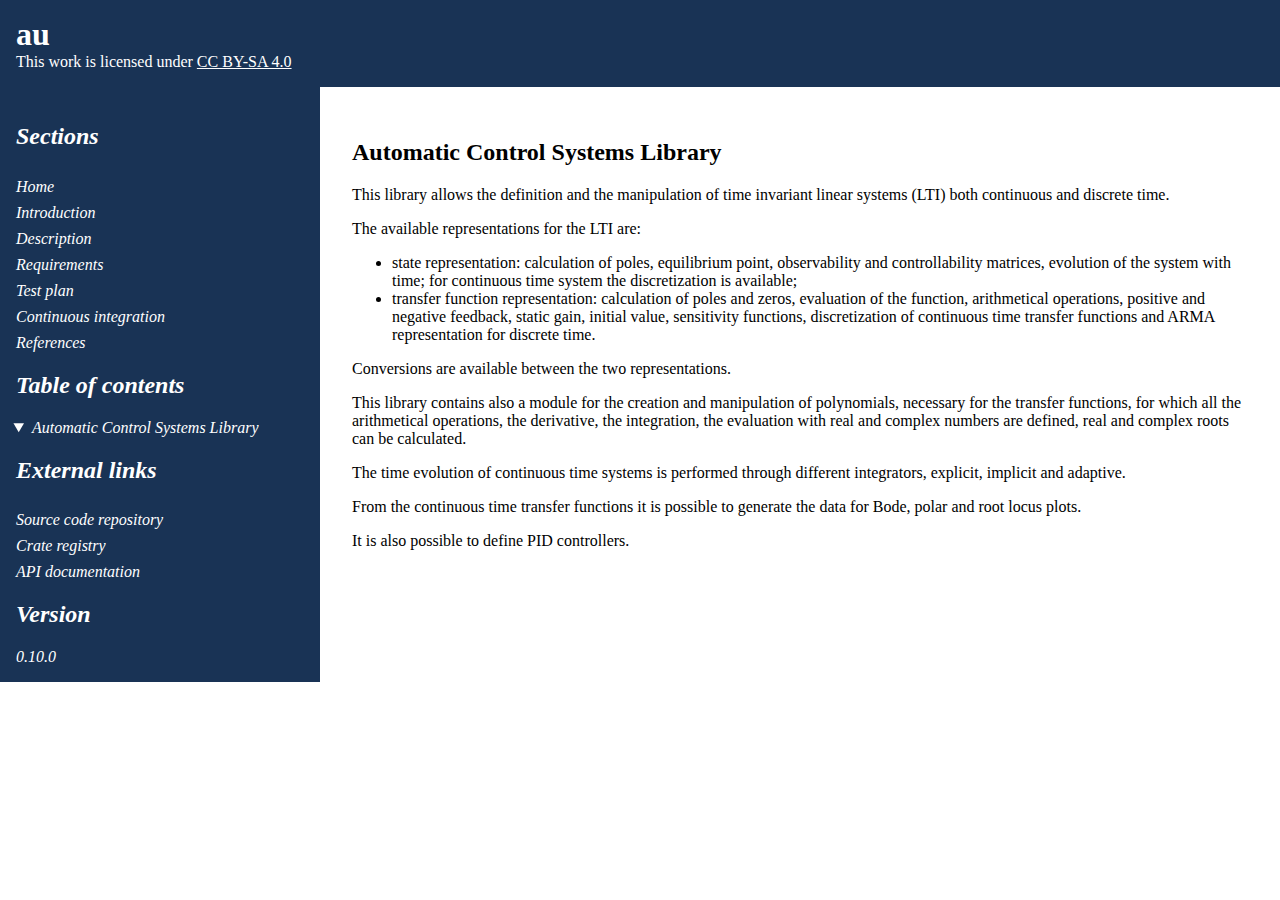
<file: design/public/index.html>
<!DOCTYPE html>
<html>
  <head>
    <meta charset="utf-8">
    <meta name="generator" content="pandoc">
    <meta name="viewport" content="width=device-width, initial-scale=1.0, user-scalable=yes">
    <title>Home page</title>
    <link rel="stylesheet" href="./style.css">
  </head>
  <body>
    <header class="dark-background">
      <h1 class="title">au</h1>
      <div id="license">
        This work is licensed under
        <a rel="license" href="http://creativecommons.org/licenses/by-sa/4.0/">CC BY-SA 4.0</a>
      </div>
    </header>
    <div class="container">
      <div class="sidebar dark-background">
        <div id="sections">
          <h2>Sections</h2>
          <ul>
            <li><a href="index.html">Home</a></li>
            <li><a href="introduction.html">Introduction</a></li>
            <li><a href="description.html">Description</a></li>
            <li><a href="requirements.html">Requirements</a></li>
            <li><a href="test_plan.html">Test plan</a></li>
            <li><a href="continuous_integration.html">Continuous integration</a></li>
            <li><a href="references.html">References</a></li>
          </ul>
        </div>
        <div id="table-of-contents">
          <h2>Table of contents</h2>
          <nav id="toc">
            <ul>
            <li><a href="#automatic-control-systems-library">Automatic Control Systems Library</a></li>
            </ul>
          </nav>
        </div>
        <div id="external-links">
          <h2>External links</h2>
          <ul>
            <li><a href="https://github.com/yuulive/au">Source code repository</a></li>
            <li><a href="https://crates.io/crates/au">Crate registry</a></li>
            <li><a href="https://docs.rs/au">API documentation</a></li>
          </ul>
        </div>
        <div id="version">
          <h2>Version</h2>
          0.10.0
        </div>
      </div>
      <div class="content">
        <h2 id="automatic-control-systems-library">Automatic Control Systems Library</h2>
        <p>This library allows the definition and the manipulation of time invariant linear systems (LTI) both continuous and discrete time.</p>
        <p>The available representations for the LTI are:</p>
        <ul>
        <li>state representation: calculation of poles, equilibrium point, observability and controllability matrices, evolution of the system with time; for continuous time system the discretization is available;</li>
        <li>transfer function representation: calculation of poles and zeros, evaluation of the function, arithmetical operations, positive and negative feedback, static gain, initial value, sensitivity functions, discretization of continuous time transfer functions and ARMA representation for discrete time.</li>
        </ul>
        <p>Conversions are available between the two representations.</p>
        <p>This library contains also a module for the creation and manipulation of polynomials, necessary for the transfer functions, for which all the arithmetical operations, the derivative, the integration, the evaluation with real and complex numbers are defined, real and complex roots can be calculated.</p>
        <p>The time evolution of continuous time systems is performed through different integrators, explicit, implicit and adaptive.</p>
        <p>From the continuous time transfer functions it is possible to generate the data for Bode, polar and root locus plots.</p>
        <p>It is also possible to define PID controllers.</p>
      </div>
    </div>
  </body>
</html>
</file>
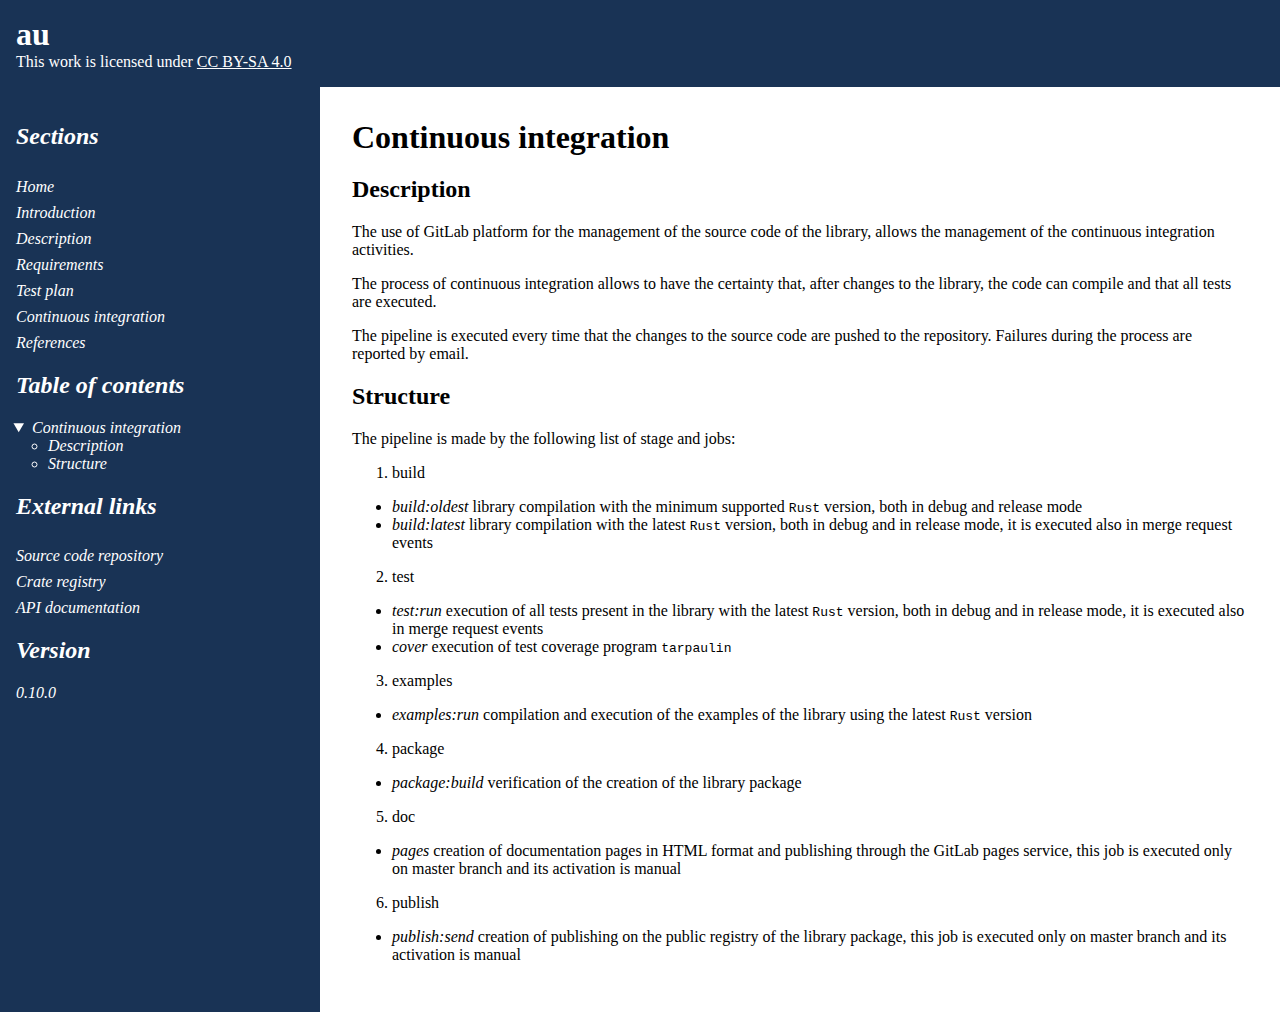
<file: design/public/continuous_integration.html>
<!DOCTYPE html>
<html>
  <head>
    <meta charset="utf-8">
    <meta name="generator" content="pandoc">
    <meta name="viewport" content="width=device-width, initial-scale=1.0, user-scalable=yes">
    <title>Continuous Integration</title>
    <link rel="stylesheet" href="./style.css">
  </head>
  <body>
    <header class="dark-background">
      <h1 class="title">au</h1>
      <div id="license">
        This work is licensed under
        <a rel="license" href="http://creativecommons.org/licenses/by-sa/4.0/">CC BY-SA 4.0</a>
      </div>
    </header>
    <div class="container">
      <div class="sidebar dark-background">
        <div id="sections">
          <h2>Sections</h2>
          <ul>
            <li><a href="index.html">Home</a></li>
            <li><a href="introduction.html">Introduction</a></li>
            <li><a href="description.html">Description</a></li>
            <li><a href="requirements.html">Requirements</a></li>
            <li><a href="test_plan.html">Test plan</a></li>
            <li><a href="continuous_integration.html">Continuous integration</a></li>
            <li><a href="references.html">References</a></li>
          </ul>
        </div>
        <div id="table-of-contents">
          <h2>Table of contents</h2>
          <nav id="toc">
            <ul>
            <li><a href="#continuous-integration">Continuous integration</a><ul>
            <li><a href="#description">Description</a></li>
            <li><a href="#structure">Structure</a></li>
            </ul></li>
            </ul>
          </nav>
        </div>
        <div id="external-links">
          <h2>External links</h2>
          <ul>
            <li><a href="https://github.com/yuulive/au">Source code repository</a></li>
            <li><a href="https://crates.io/crates/au">Crate registry</a></li>
            <li><a href="https://docs.rs/au">API documentation</a></li>
          </ul>
        </div>
        <div id="version">
          <h2>Version</h2>
          0.10.0
        </div>
      </div>
      <div class="content">
        <h1 id="continuous-integration">Continuous integration</h1>
        <h2 id="description">Description</h2>
        <p>The use of GitLab platform for the management of the source code of the library, allows the management of the continuous integration activities.</p>
        <p>The process of continuous integration allows to have the certainty that, after changes to the library, the code can compile and that all tests are executed.</p>
        <p>The pipeline is executed every time that the changes to the source code are pushed to the repository. Failures during the process are reported by email.</p>
        <h2 id="structure">Structure</h2>
        <p>The pipeline is made by the following list of stage and jobs:</p>
        <ol type="1">
        <li>build</li>
        </ol>
        <ul>
        <li><em>build:oldest</em> library compilation with the minimum supported <code>Rust</code> version, both in debug and release mode</li>
        <li><em>build:latest</em> library compilation with the latest <code>Rust</code> version, both in debug and in release mode, it is executed also in merge request events</li>
        </ul>
        <ol start="2" type="1">
        <li>test</li>
        </ol>
        <ul>
        <li><em>test:run</em> execution of all tests present in the library with the latest <code>Rust</code> version, both in debug and in release mode, it is executed also in merge request events</li>
        <li><em>cover</em> execution of test coverage program <code>tarpaulin</code></li>
        </ul>
        <ol start="3" type="1">
        <li>examples</li>
        </ol>
        <ul>
        <li><em>examples:run</em> compilation and execution of the examples of the library using the latest <code>Rust</code> version</li>
        </ul>
        <ol start="4" type="1">
        <li>package</li>
        </ol>
        <ul>
        <li><em>package:build</em> verification of the creation of the library package</li>
        </ul>
        <ol start="5" type="1">
        <li>doc</li>
        </ol>
        <ul>
        <li><em>pages</em> creation of documentation pages in HTML format and publishing through the GitLab pages service, this job is executed only on master branch and its activation is manual</li>
        </ul>
        <ol start="6" type="1">
        <li>publish</li>
        </ol>
        <ul>
        <li><em>publish:send</em> creation of publishing on the public registry of the library package, this job is executed only on master branch and its activation is manual</li>
        </ul>
      </div>
    </div>
  </body>
</html>
</file>
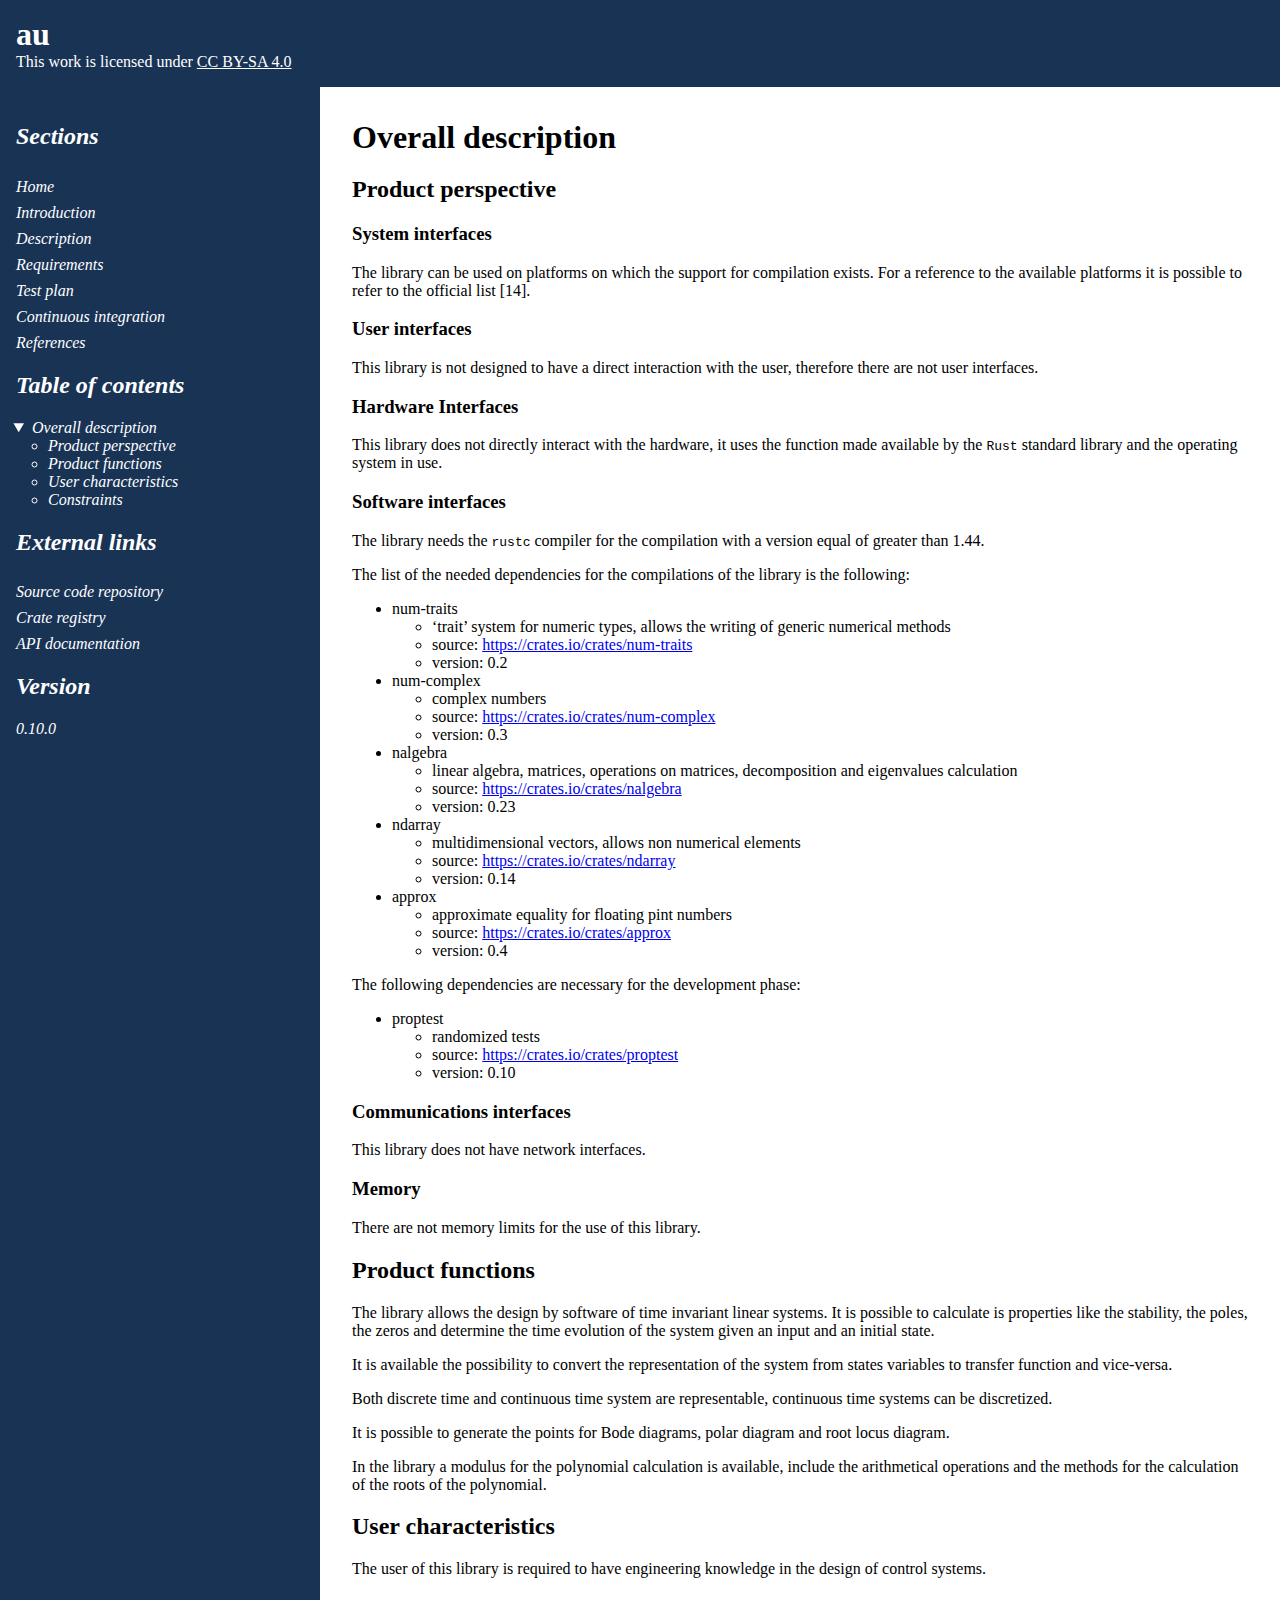
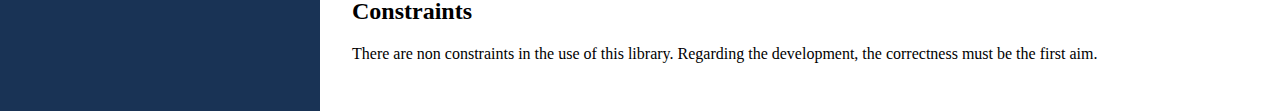
<file: design/public/description.html>
<!DOCTYPE html>
<html>
  <head>
    <meta charset="utf-8">
    <meta name="generator" content="pandoc">
    <meta name="viewport" content="width=device-width, initial-scale=1.0, user-scalable=yes">
    <title>Overall Description</title>
    <link rel="stylesheet" href="./style.css">
  </head>
  <body>
    <header class="dark-background">
      <h1 class="title">au</h1>
      <div id="license">
        This work is licensed under
        <a rel="license" href="http://creativecommons.org/licenses/by-sa/4.0/">CC BY-SA 4.0</a>
      </div>
    </header>
    <div class="container">
      <div class="sidebar dark-background">
        <div id="sections">
          <h2>Sections</h2>
          <ul>
            <li><a href="index.html">Home</a></li>
            <li><a href="introduction.html">Introduction</a></li>
            <li><a href="description.html">Description</a></li>
            <li><a href="requirements.html">Requirements</a></li>
            <li><a href="test_plan.html">Test plan</a></li>
            <li><a href="continuous_integration.html">Continuous integration</a></li>
            <li><a href="references.html">References</a></li>
          </ul>
        </div>
        <div id="table-of-contents">
          <h2>Table of contents</h2>
          <nav id="toc">
            <ul>
            <li><a href="#overall-description">Overall description</a><ul>
            <li><a href="#product-perspective">Product perspective</a></li>
            <li><a href="#product-functions">Product functions</a></li>
            <li><a href="#user-characteristics">User characteristics</a></li>
            <li><a href="#constraints">Constraints</a></li>
            </ul></li>
            </ul>
          </nav>
        </div>
        <div id="external-links">
          <h2>External links</h2>
          <ul>
            <li><a href="https://github.com/yuulive/au">Source code repository</a></li>
            <li><a href="https://crates.io/crates/au">Crate registry</a></li>
            <li><a href="https://docs.rs/au">API documentation</a></li>
          </ul>
        </div>
        <div id="version">
          <h2>Version</h2>
          0.10.0
        </div>
      </div>
      <div class="content">
        <h1 id="overall-description">Overall description</h1>
        <h2 id="product-perspective">Product perspective</h2>
        <h3 id="system-interfaces">System interfaces</h3>
        <p>The library can be used on platforms on which the support for compilation exists. For a reference to the available platforms it is possible to refer to the official list [14].</p>
        <h3 id="user-interfaces">User interfaces</h3>
        <p>This library is not designed to have a direct interaction with the user, therefore there are not user interfaces.</p>
        <h3 id="hardware-interfaces">Hardware Interfaces</h3>
        <p>This library does not directly interact with the hardware, it uses the function made available by the <code>Rust</code> standard library and the operating system in use.</p>
        <h3 id="software-interfaces">Software interfaces</h3>
        <p>The library needs the <code>rustc</code> compiler for the compilation with a version equal of greater than 1.44.</p>
        <p>The list of the needed dependencies for the compilations of the library is the following:</p>
        <ul>
        <li>num-traits
        <ul>
        <li>‘trait’ system for numeric types, allows the writing of generic numerical methods</li>
        <li>source: <a href="https://crates.io/crates/num-traits" class="uri">https://crates.io/crates/num-traits</a></li>
        <li>version: 0.2</li>
        </ul></li>
        <li>num-complex
        <ul>
        <li>complex numbers</li>
        <li>source: <a href="https://crates.io/crates/num-complex" class="uri">https://crates.io/crates/num-complex</a></li>
        <li>version: 0.3</li>
        </ul></li>
        <li>nalgebra
        <ul>
        <li>linear algebra, matrices, operations on matrices, decomposition and eigenvalues calculation</li>
        <li>source: <a href="https://crates.io/crates/nalgebra" class="uri">https://crates.io/crates/nalgebra</a></li>
        <li>version: 0.23</li>
        </ul></li>
        <li>ndarray
        <ul>
        <li>multidimensional vectors, allows non numerical elements</li>
        <li>source: <a href="https://crates.io/crates/ndarray" class="uri">https://crates.io/crates/ndarray</a></li>
        <li>version: 0.14</li>
        </ul></li>
        <li>approx
        <ul>
        <li>approximate equality for floating pint numbers</li>
        <li>source: <a href="https://crates.io/crates/approx" class="uri">https://crates.io/crates/approx</a></li>
        <li>version: 0.4</li>
        </ul></li>
        </ul>
        <p>The following dependencies are necessary for the development phase:</p>
        <ul>
        <li>proptest
        <ul>
        <li>randomized tests</li>
        <li>source: <a href="https://crates.io/crates/proptest" class="uri">https://crates.io/crates/proptest</a></li>
        <li>version: 0.10</li>
        </ul></li>
        </ul>
        <h3 id="communications-interfaces">Communications interfaces</h3>
        <p>This library does not have network interfaces.</p>
        <h3 id="memory">Memory</h3>
        <p>There are not memory limits for the use of this library.</p>
        <h2 id="product-functions">Product functions</h2>
        <p>The library allows the design by software of time invariant linear systems. It is possible to calculate is properties like the stability, the poles, the zeros and determine the time evolution of the system given an input and an initial state.</p>
        <p>It is available the possibility to convert the representation of the system from states variables to transfer function and vice-versa.</p>
        <p>Both discrete time and continuous time system are representable, continuous time systems can be discretized.</p>
        <p>It is possible to generate the points for Bode diagrams, polar diagram and root locus diagram.</p>
        <p>In the library a modulus for the polynomial calculation is available, include the arithmetical operations and the methods for the calculation of the roots of the polynomial.</p>
        <h2 id="user-characteristics">User characteristics</h2>
        <p>The user of this library is required to have engineering knowledge in the design of control systems.</p>
        <h2 id="constraints">Constraints</h2>
        <p>There are non constraints in the use of this library. Regarding the development, the correctness must be the first aim.</p>
      </div>
    </div>
  </body>
</html>
</file>
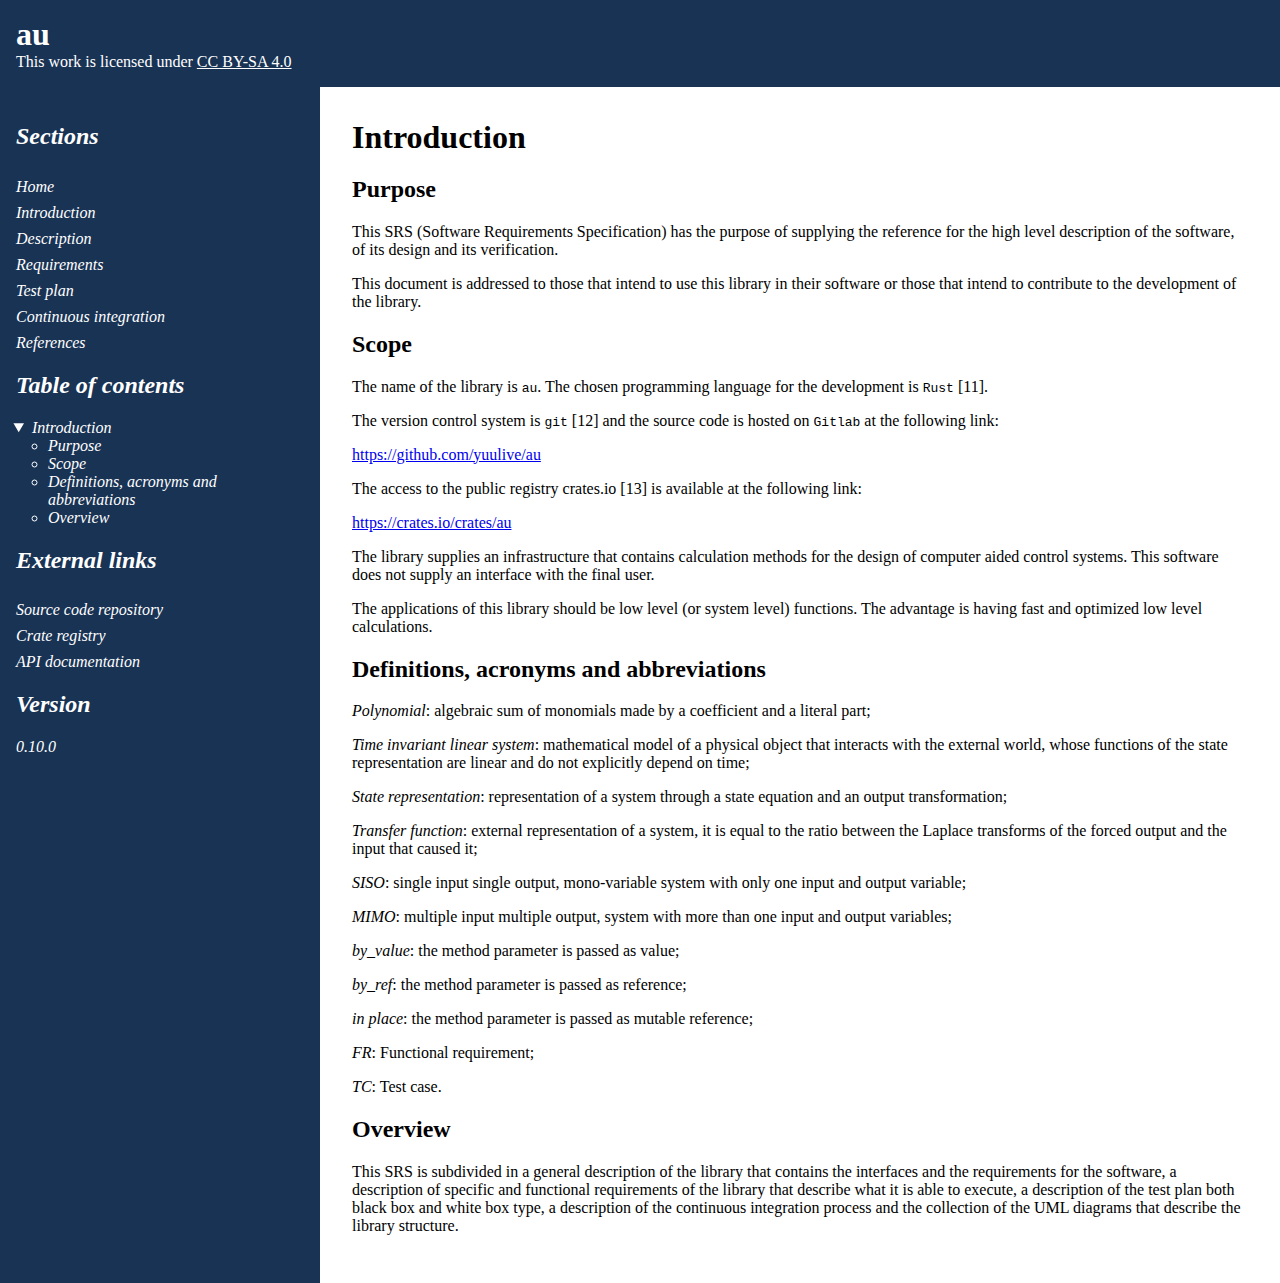
<file: design/public/introduction.html>
<!DOCTYPE html>
<html>
  <head>
    <meta charset="utf-8">
    <meta name="generator" content="pandoc">
    <meta name="viewport" content="width=device-width, initial-scale=1.0, user-scalable=yes">
    <title>Introduction</title>
    <link rel="stylesheet" href="./style.css">
  </head>
  <body>
    <header class="dark-background">
      <h1 class="title">au</h1>
      <div id="license">
        This work is licensed under
        <a rel="license" href="http://creativecommons.org/licenses/by-sa/4.0/">CC BY-SA 4.0</a>
      </div>
    </header>
    <div class="container">
      <div class="sidebar dark-background">
        <div id="sections">
          <h2>Sections</h2>
          <ul>
            <li><a href="index.html">Home</a></li>
            <li><a href="introduction.html">Introduction</a></li>
            <li><a href="description.html">Description</a></li>
            <li><a href="requirements.html">Requirements</a></li>
            <li><a href="test_plan.html">Test plan</a></li>
            <li><a href="continuous_integration.html">Continuous integration</a></li>
            <li><a href="references.html">References</a></li>
          </ul>
        </div>
        <div id="table-of-contents">
          <h2>Table of contents</h2>
          <nav id="toc">
            <ul>
            <li><a href="#introduction">Introduction</a><ul>
            <li><a href="#purpose">Purpose</a></li>
            <li><a href="#scope">Scope</a></li>
            <li><a href="#definitions-acronyms-and-abbreviations">Definitions, acronyms and abbreviations</a></li>
            <li><a href="#overview">Overview</a></li>
            </ul></li>
            </ul>
          </nav>
        </div>
        <div id="external-links">
          <h2>External links</h2>
          <ul>
            <li><a href="https://github.com/yuulive/au">Source code repository</a></li>
            <li><a href="https://crates.io/crates/au">Crate registry</a></li>
            <li><a href="https://docs.rs/au">API documentation</a></li>
          </ul>
        </div>
        <div id="version">
          <h2>Version</h2>
          0.10.0
        </div>
      </div>
      <div class="content">
        <h1 id="introduction">Introduction</h1>
        <h2 id="purpose">Purpose</h2>
        <p>This SRS (Software Requirements Specification) has the purpose of supplying the reference for the high level description of the software, of its design and its verification.</p>
        <p>This document is addressed to those that intend to use this library in their software or those that intend to contribute to the development of the library.</p>
        <h2 id="scope">Scope</h2>
        <p>The name of the library is <code>au</code>. The chosen programming language for the development is <code>Rust</code> [11].</p>
        <p>The version control system is <code>git</code> [12] and the source code is hosted on <code>Gitlab</code> at the following link:</p>
        <p><a href="https://github.com/yuulive/au" class="uri">https://github.com/yuulive/au</a></p>
        <p>The access to the public registry crates.io [13] is available at the following link:</p>
        <p><a href="https://crates.io/crates/au" class="uri">https://crates.io/crates/au</a></p>
        <p>The library supplies an infrastructure that contains calculation methods for the design of computer aided control systems. This software does not supply an interface with the final user.</p>
        <p>The applications of this library should be low level (or system level) functions. The advantage is having fast and optimized low level calculations.</p>
        <h2 id="definitions-acronyms-and-abbreviations">Definitions, acronyms and abbreviations</h2>
        <p><em>Polynomial</em>: algebraic sum of monomials made by a coefficient and a literal part;</p>
        <p><em>Time invariant linear system</em>: mathematical model of a physical object that interacts with the external world, whose functions of the state representation are linear and do not explicitly depend on time;</p>
        <p><em>State representation</em>: representation of a system through a state equation and an output transformation;</p>
        <p><em>Transfer function</em>: external representation of a system, it is equal to the ratio between the Laplace transforms of the forced output and the input that caused it;</p>
        <p><em>SISO</em>: single input single output, mono-variable system with only one input and output variable;</p>
        <p><em>MIMO</em>: multiple input multiple output, system with more than one input and output variables;</p>
        <p><em>by_value</em>: the method parameter is passed as value;</p>
        <p><em>by_ref</em>: the method parameter is passed as reference;</p>
        <p><em>in place</em>: the method parameter is passed as mutable reference;</p>
        <p><em>FR</em>: Functional requirement;</p>
        <p><em>TC</em>: Test case.</p>
        <h2 id="overview">Overview</h2>
        <p>This SRS is subdivided in a general description of the library that contains the interfaces and the requirements for the software, a description of specific and functional requirements of the library that describe what it is able to execute, a description of the test plan both black box and white box type, a description of the continuous integration process and the collection of the UML diagrams that describe the library structure.</p>
      </div>
    </div>
  </body>
</html>
</file>
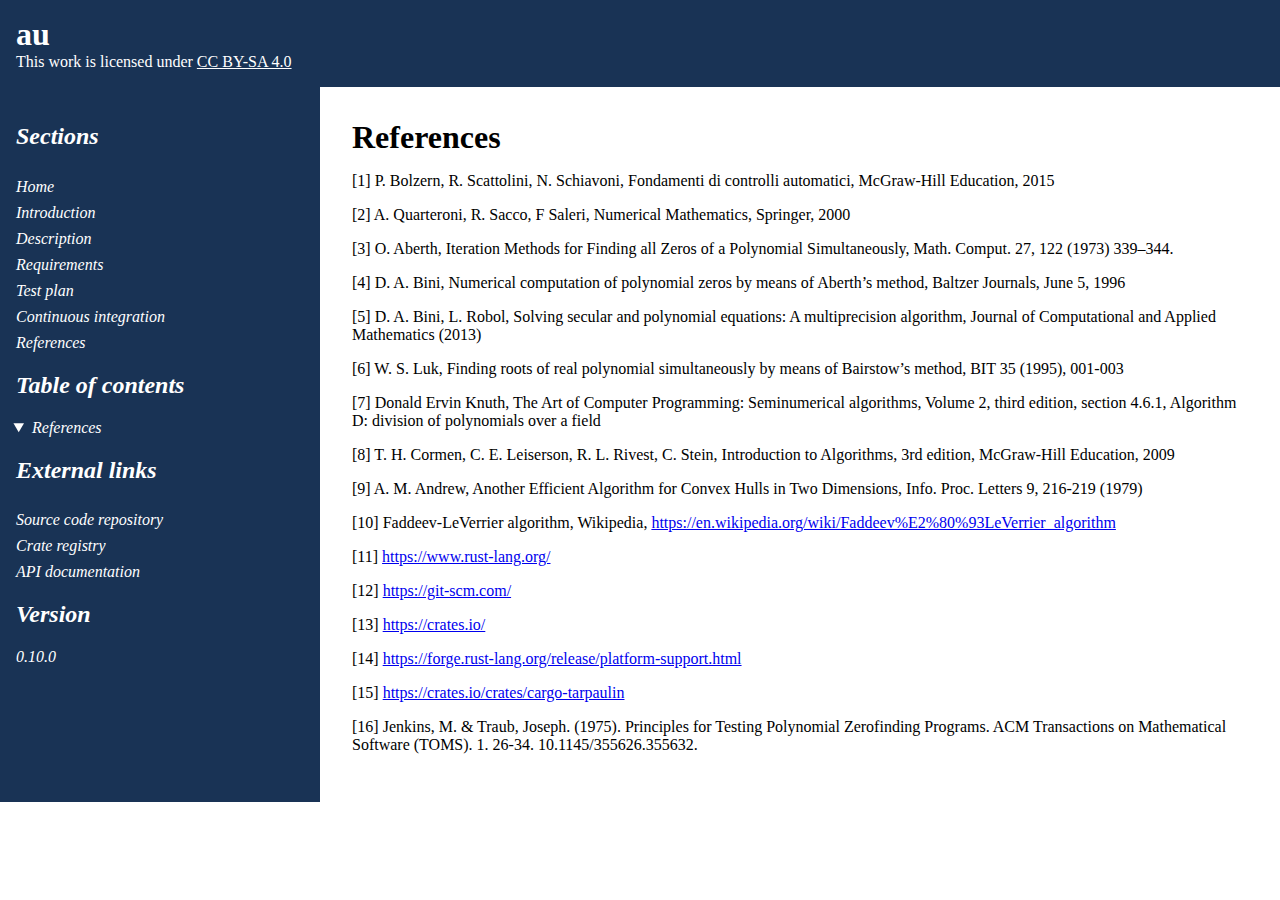
<file: design/public/references.html>
<!DOCTYPE html>
<html>
  <head>
    <meta charset="utf-8">
    <meta name="generator" content="pandoc">
    <meta name="viewport" content="width=device-width, initial-scale=1.0, user-scalable=yes">
    <title>References</title>
    <link rel="stylesheet" href="./style.css">
  </head>
  <body>
    <header class="dark-background">
      <h1 class="title">au</h1>
      <div id="license">
        This work is licensed under
        <a rel="license" href="http://creativecommons.org/licenses/by-sa/4.0/">CC BY-SA 4.0</a>
      </div>
    </header>
    <div class="container">
      <div class="sidebar dark-background">
        <div id="sections">
          <h2>Sections</h2>
          <ul>
            <li><a href="index.html">Home</a></li>
            <li><a href="introduction.html">Introduction</a></li>
            <li><a href="description.html">Description</a></li>
            <li><a href="requirements.html">Requirements</a></li>
            <li><a href="test_plan.html">Test plan</a></li>
            <li><a href="continuous_integration.html">Continuous integration</a></li>
            <li><a href="references.html">References</a></li>
          </ul>
        </div>
        <div id="table-of-contents">
          <h2>Table of contents</h2>
          <nav id="toc">
            <ul>
            <li><a href="#references">References</a></li>
            </ul>
          </nav>
        </div>
        <div id="external-links">
          <h2>External links</h2>
          <ul>
            <li><a href="https://github.com/yuulive/au">Source code repository</a></li>
            <li><a href="https://crates.io/crates/au">Crate registry</a></li>
            <li><a href="https://docs.rs/au">API documentation</a></li>
          </ul>
        </div>
        <div id="version">
          <h2>Version</h2>
          0.10.0
        </div>
      </div>
      <div class="content">
        <h1 id="references">References</h1>
        <p>[1] P. Bolzern, R. Scattolini, N. Schiavoni, Fondamenti di controlli automatici, McGraw-Hill Education, 2015</p>
        <p>[2] A. Quarteroni, R. Sacco, F Saleri, Numerical Mathematics, Springer, 2000</p>
        <p>[3] O. Aberth, Iteration Methods for Finding all Zeros of a Polynomial Simultaneously, Math. Comput. 27, 122 (1973) 339–344.</p>
        <p>[4] D. A. Bini, Numerical computation of polynomial zeros by means of Aberth’s method, Baltzer Journals, June 5, 1996</p>
        <p>[5] D. A. Bini, L. Robol, Solving secular and polynomial equations: A multiprecision algorithm, Journal of Computational and Applied Mathematics (2013)</p>
        <p>[6] W. S. Luk, Finding roots of real polynomial simultaneously by means of Bairstow’s method, BIT 35 (1995), 001-003</p>
        <p>[7] Donald Ervin Knuth, The Art of Computer Programming: Seminumerical algorithms, Volume 2, third edition, section 4.6.1, Algorithm D: division of polynomials over a field</p>
        <p>[8] T. H. Cormen, C. E. Leiserson, R. L. Rivest, C. Stein, Introduction to Algorithms, 3rd edition, McGraw-Hill Education, 2009</p>
        <p>[9] A. M. Andrew, Another Efficient Algorithm for Convex Hulls in Two Dimensions, Info. Proc. Letters 9, 216-219 (1979)</p>
        <p>[10] Faddeev-LeVerrier algorithm, Wikipedia, <a href="https://en.wikipedia.org/wiki/Faddeev%E2%80%93LeVerrier_algorithm">https://en.wikipedia.org/wiki/Faddeev%E2%80%93LeVerrier_algorithm</a></p>
        <p>[11] <a href="https://www.rust-lang.org/" class="uri">https://www.rust-lang.org/</a></p>
        <p>[12] <a href="https://git-scm.com/" class="uri">https://git-scm.com/</a></p>
        <p>[13] <a href="https://crates.io/" class="uri">https://crates.io/</a></p>
        <p>[14] <a href="https://forge.rust-lang.org/release/platform-support.html" class="uri">https://forge.rust-lang.org/release/platform-support.html</a></p>
        <p>[15] <a href="https://crates.io/crates/cargo-tarpaulin" class="uri">https://crates.io/crates/cargo-tarpaulin</a></p>
        <p>[16] Jenkins, M. &amp; Traub, Joseph. (1975). Principles for Testing Polynomial Zerofinding Programs. ACM Transactions on Mathematical Software (TOMS). 1. 26-34. 10.1145/355626.355632.</p>
      </div>
    </div>
  </body>
</html>
</file>
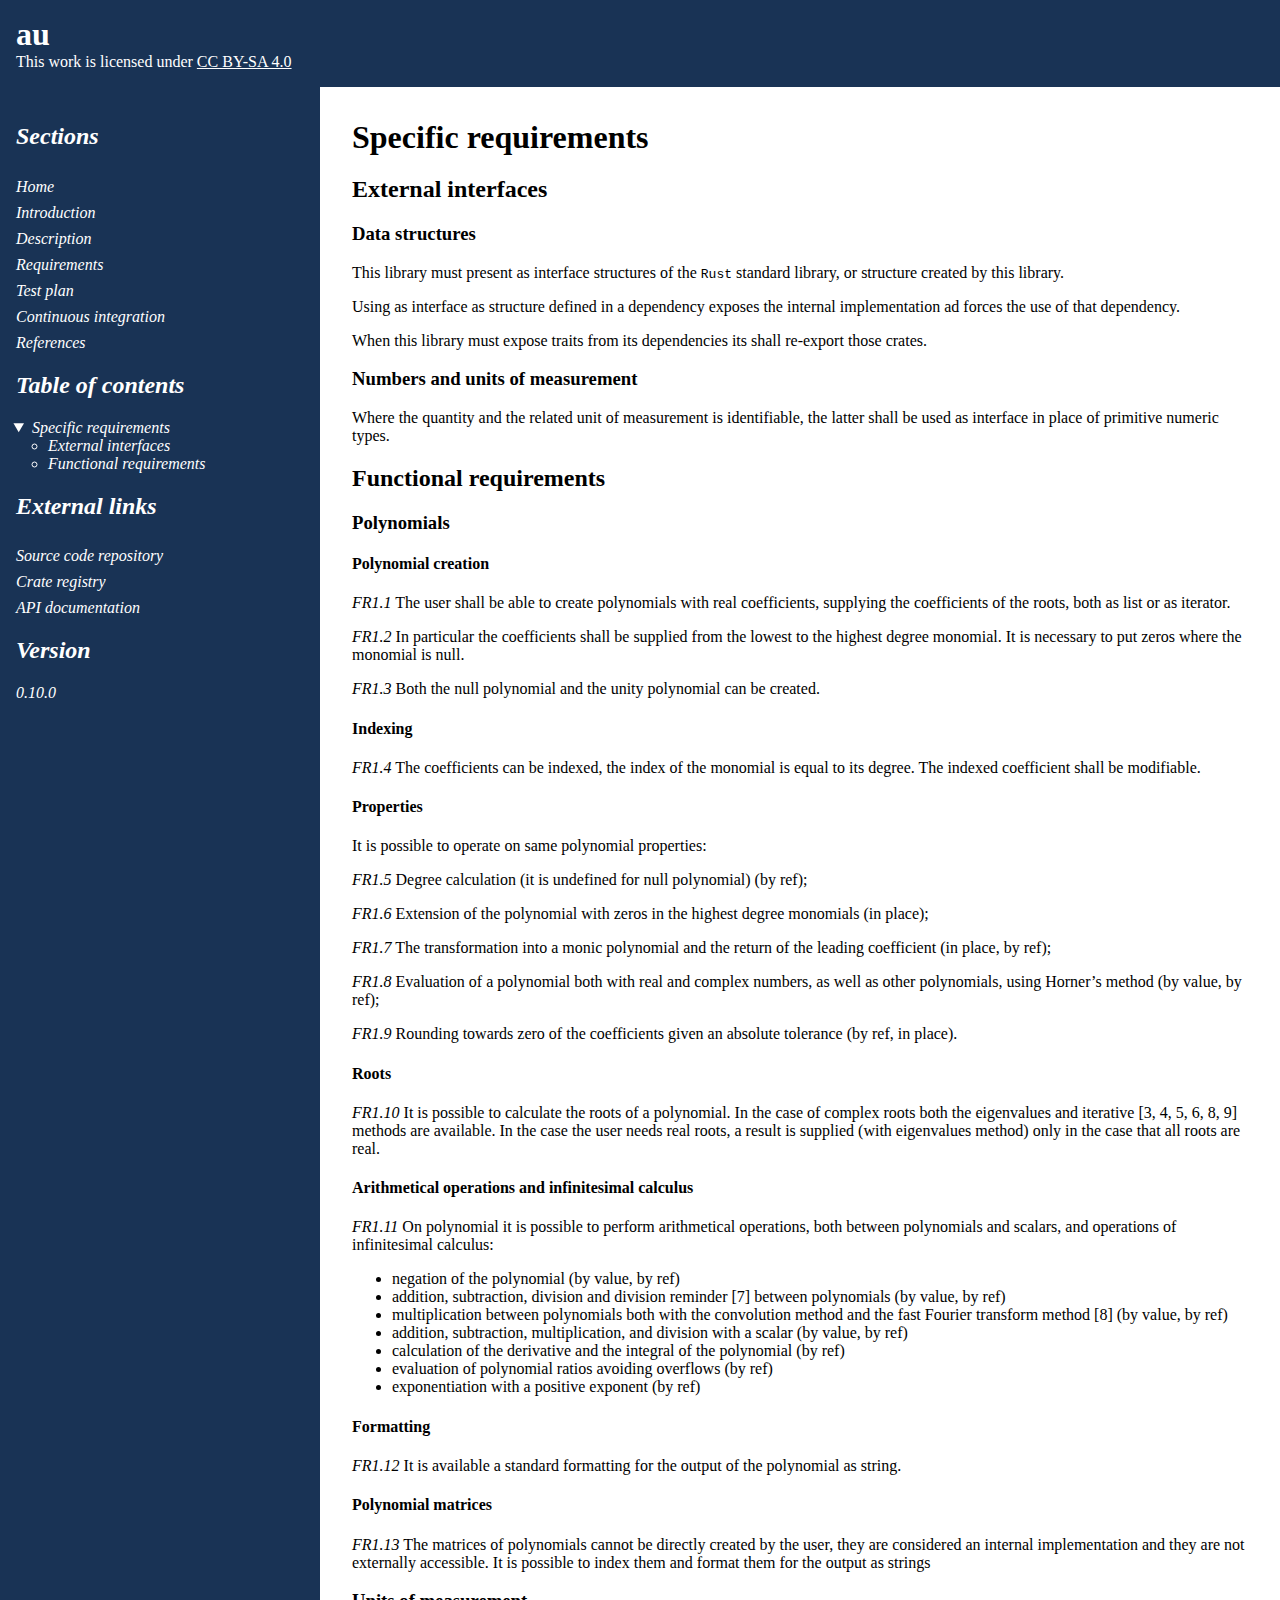
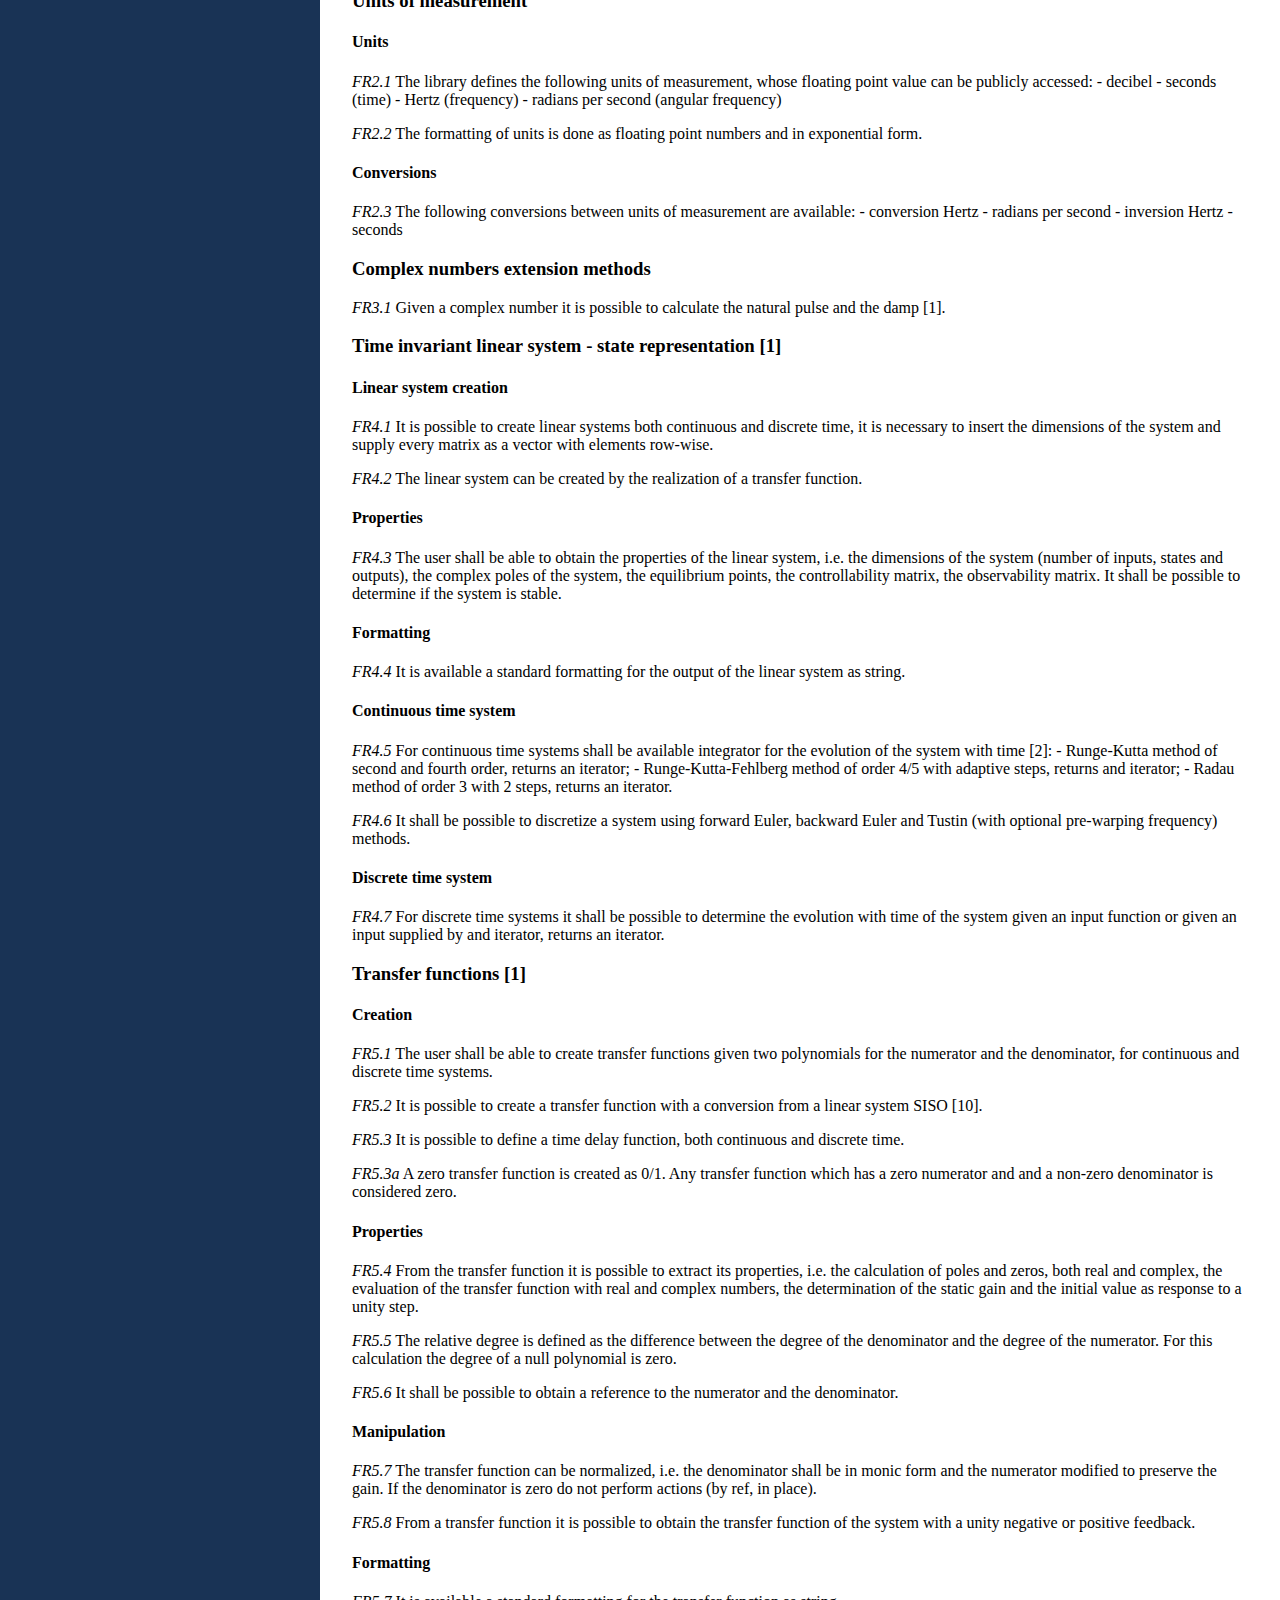
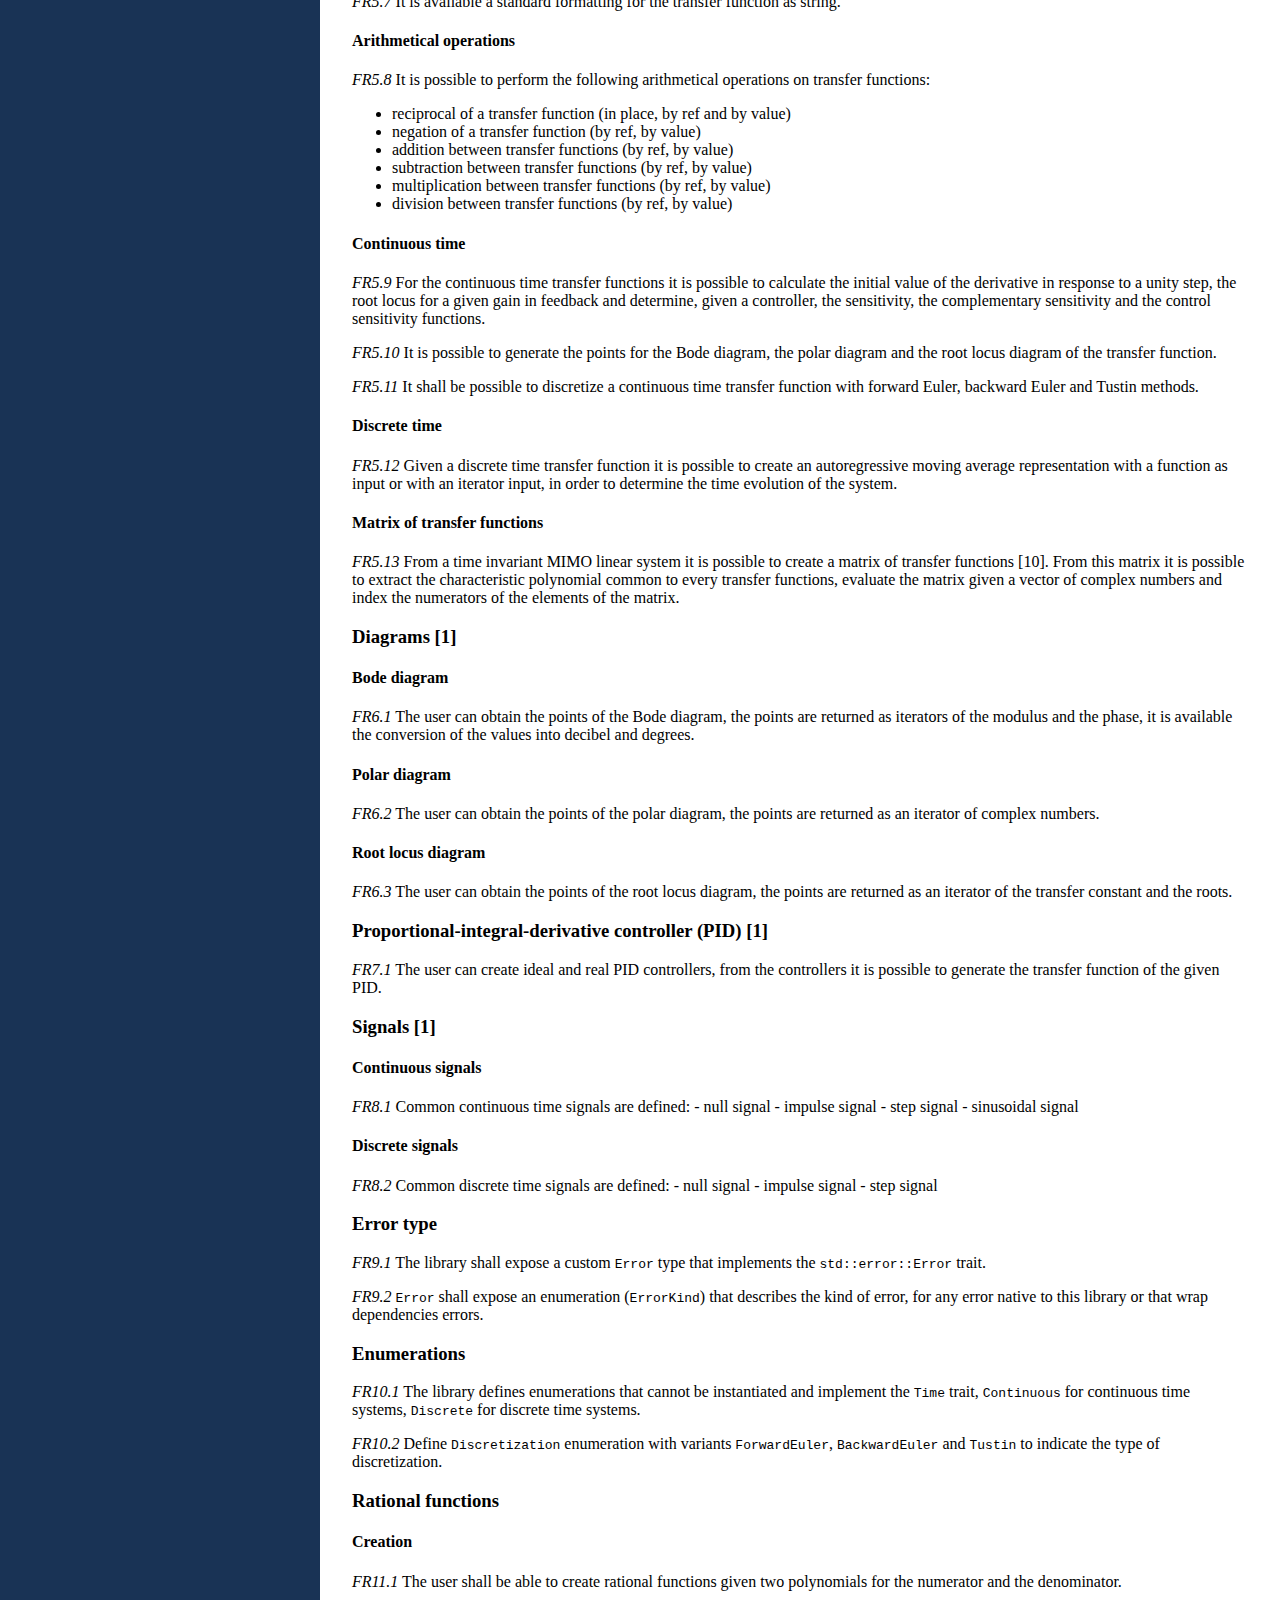
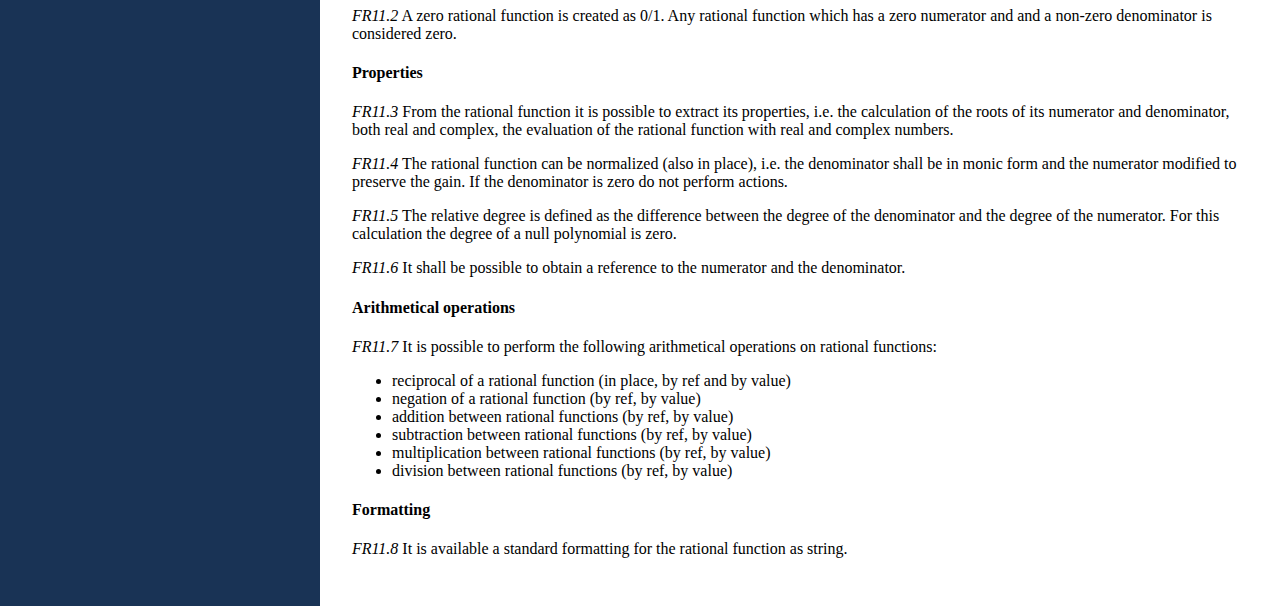
<file: design/public/requirements.html>
<!DOCTYPE html>
<html>
  <head>
    <meta charset="utf-8">
    <meta name="generator" content="pandoc">
    <meta name="viewport" content="width=device-width, initial-scale=1.0, user-scalable=yes">
    <title>Specific Requirements</title>
    <link rel="stylesheet" href="./style.css">
  </head>
  <body>
    <header class="dark-background">
      <h1 class="title">au</h1>
      <div id="license">
        This work is licensed under
        <a rel="license" href="http://creativecommons.org/licenses/by-sa/4.0/">CC BY-SA 4.0</a>
      </div>
    </header>
    <div class="container">
      <div class="sidebar dark-background">
        <div id="sections">
          <h2>Sections</h2>
          <ul>
            <li><a href="index.html">Home</a></li>
            <li><a href="introduction.html">Introduction</a></li>
            <li><a href="description.html">Description</a></li>
            <li><a href="requirements.html">Requirements</a></li>
            <li><a href="test_plan.html">Test plan</a></li>
            <li><a href="continuous_integration.html">Continuous integration</a></li>
            <li><a href="references.html">References</a></li>
          </ul>
        </div>
        <div id="table-of-contents">
          <h2>Table of contents</h2>
          <nav id="toc">
            <ul>
            <li><a href="#specific-requirements">Specific requirements</a><ul>
            <li><a href="#external-interfaces">External interfaces</a></li>
            <li><a href="#functional-requirements">Functional requirements</a></li>
            </ul></li>
            </ul>
          </nav>
        </div>
        <div id="external-links">
          <h2>External links</h2>
          <ul>
            <li><a href="https://github.com/yuulive/au">Source code repository</a></li>
            <li><a href="https://crates.io/crates/au">Crate registry</a></li>
            <li><a href="https://docs.rs/au">API documentation</a></li>
          </ul>
        </div>
        <div id="version">
          <h2>Version</h2>
          0.10.0
        </div>
      </div>
      <div class="content">
        <h1 id="specific-requirements">Specific requirements</h1>
        <h2 id="external-interfaces">External interfaces</h2>
        <h3 id="data-structures">Data structures</h3>
        <p>This library must present as interface structures of the <code>Rust</code> standard library, or structure created by this library.</p>
        <p>Using as interface as structure defined in a dependency exposes the internal implementation ad forces the use of that dependency.</p>
        <p>When this library must expose traits from its dependencies its shall re-export those crates.</p>
        <h3 id="numbers-and-units-of-measurement">Numbers and units of measurement</h3>
        <p>Where the quantity and the related unit of measurement is identifiable, the latter shall be used as interface in place of primitive numeric types.</p>
        <h2 id="functional-requirements">Functional requirements</h2>
        <h3 id="polynomials">Polynomials</h3>
        <h4 id="polynomial-creation">Polynomial creation</h4>
        <p><em>FR1.1</em> The user shall be able to create polynomials with real coefficients, supplying the coefficients of the roots, both as list or as iterator.</p>
        <p><em>FR1.2</em> In particular the coefficients shall be supplied from the lowest to the highest degree monomial. It is necessary to put zeros where the monomial is null.</p>
        <p><em>FR1.3</em> Both the null polynomial and the unity polynomial can be created.</p>
        <h4 id="indexing">Indexing</h4>
        <p><em>FR1.4</em> The coefficients can be indexed, the index of the monomial is equal to its degree. The indexed coefficient shall be modifiable.</p>
        <h4 id="properties">Properties</h4>
        <p>It is possible to operate on same polynomial properties:</p>
        <p><em>FR1.5</em> Degree calculation (it is undefined for null polynomial) (by ref);</p>
        <p><em>FR1.6</em> Extension of the polynomial with zeros in the highest degree monomials (in place);</p>
        <p><em>FR1.7</em> The transformation into a monic polynomial and the return of the leading coefficient (in place, by ref);</p>
        <p><em>FR1.8</em> Evaluation of a polynomial both with real and complex numbers, as well as other polynomials, using Horner’s method (by value, by ref);</p>
        <p><em>FR1.9</em> Rounding towards zero of the coefficients given an absolute tolerance (by ref, in place).</p>
        <h4 id="roots">Roots</h4>
        <p><em>FR1.10</em> It is possible to calculate the roots of a polynomial. In the case of complex roots both the eigenvalues and iterative [3, 4, 5, 6, 8, 9] methods are available. In the case the user needs real roots, a result is supplied (with eigenvalues method) only in the case that all roots are real.</p>
        <h4 id="arithmetical-operations-and-infinitesimal-calculus">Arithmetical operations and infinitesimal calculus</h4>
        <p><em>FR1.11</em> On polynomial it is possible to perform arithmetical operations, both between polynomials and scalars, and operations of infinitesimal calculus:</p>
        <ul>
        <li>negation of the polynomial (by value, by ref)</li>
        <li>addition, subtraction, division and division reminder [7] between polynomials (by value, by ref)</li>
        <li>multiplication between polynomials both with the convolution method and the fast Fourier transform method [8] (by value, by ref)</li>
        <li>addition, subtraction, multiplication, and division with a scalar (by value, by ref)</li>
        <li>calculation of the derivative and the integral of the polynomial (by ref)</li>
        <li>evaluation of polynomial ratios avoiding overflows (by ref)</li>
        <li>exponentiation with a positive exponent (by ref)</li>
        </ul>
        <h4 id="formatting">Formatting</h4>
        <p><em>FR1.12</em> It is available a standard formatting for the output of the polynomial as string.</p>
        <h4 id="polynomial-matrices">Polynomial matrices</h4>
        <p><em>FR1.13</em> The matrices of polynomials cannot be directly created by the user, they are considered an internal implementation and they are not externally accessible. It is possible to index them and format them for the output as strings</p>
        <h3 id="units-of-measurement">Units of measurement</h3>
        <h4 id="units">Units</h4>
        <p><em>FR2.1</em> The library defines the following units of measurement, whose floating point value can be publicly accessed: - decibel - seconds (time) - Hertz (frequency) - radians per second (angular frequency)</p>
        <p><em>FR2.2</em> The formatting of units is done as floating point numbers and in exponential form.</p>
        <h4 id="conversions">Conversions</h4>
        <p><em>FR2.3</em> The following conversions between units of measurement are available: - conversion Hertz - radians per second - inversion Hertz - seconds</p>
        <h3 id="complex-numbers-extension-methods">Complex numbers extension methods</h3>
        <p><em>FR3.1</em> Given a complex number it is possible to calculate the natural pulse and the damp [1].</p>
        <h3 id="time-invariant-linear-system---state-representation-1">Time invariant linear system - state representation [1]</h3>
        <h4 id="linear-system-creation">Linear system creation</h4>
        <p><em>FR4.1</em> It is possible to create linear systems both continuous and discrete time, it is necessary to insert the dimensions of the system and supply every matrix as a vector with elements row-wise.</p>
        <p><em>FR4.2</em> The linear system can be created by the realization of a transfer function.</p>
        <h4 id="properties-1">Properties</h4>
        <p><em>FR4.3</em> The user shall be able to obtain the properties of the linear system, i.e. the dimensions of the system (number of inputs, states and outputs), the complex poles of the system, the equilibrium points, the controllability matrix, the observability matrix. It shall be possible to determine if the system is stable.</p>
        <h4 id="formatting-1">Formatting</h4>
        <p><em>FR4.4</em> It is available a standard formatting for the output of the linear system as string.</p>
        <h4 id="continuous-time-system">Continuous time system</h4>
        <p><em>FR4.5</em> For continuous time systems shall be available integrator for the evolution of the system with time [2]: - Runge-Kutta method of second and fourth order, returns an iterator; - Runge-Kutta-Fehlberg method of order 4/5 with adaptive steps, returns and iterator; - Radau method of order 3 with 2 steps, returns an iterator.</p>
        <p><em>FR4.6</em> It shall be possible to discretize a system using forward Euler, backward Euler and Tustin (with optional pre-warping frequency) methods.</p>
        <h4 id="discrete-time-system">Discrete time system</h4>
        <p><em>FR4.7</em> For discrete time systems it shall be possible to determine the evolution with time of the system given an input function or given an input supplied by and iterator, returns an iterator.</p>
        <h3 id="transfer-functions-1">Transfer functions [1]</h3>
        <h4 id="creation">Creation</h4>
        <p><em>FR5.1</em> The user shall be able to create transfer functions given two polynomials for the numerator and the denominator, for continuous and discrete time systems.</p>
        <p><em>FR5.2</em> It is possible to create a transfer function with a conversion from a linear system SISO [10].</p>
        <p><em>FR5.3</em> It is possible to define a time delay function, both continuous and discrete time.</p>
        <p><em>FR5.3a</em> A zero transfer function is created as 0/1. Any transfer function which has a zero numerator and and a non-zero denominator is considered zero.</p>
        <h4 id="properties-2">Properties</h4>
        <p><em>FR5.4</em> From the transfer function it is possible to extract its properties, i.e. the calculation of poles and zeros, both real and complex, the evaluation of the transfer function with real and complex numbers, the determination of the static gain and the initial value as response to a unity step.</p>
        <p><em>FR5.5</em> The relative degree is defined as the difference between the degree of the denominator and the degree of the numerator. For this calculation the degree of a null polynomial is zero.</p>
        <p><em>FR5.6</em> It shall be possible to obtain a reference to the numerator and the denominator.</p>
        <h4 id="manipulation">Manipulation</h4>
        <p><em>FR5.7</em> The transfer function can be normalized, i.e. the denominator shall be in monic form and the numerator modified to preserve the gain. If the denominator is zero do not perform actions (by ref, in place).</p>
        <p><em>FR5.8</em> From a transfer function it is possible to obtain the transfer function of the system with a unity negative or positive feedback.</p>
        <h4 id="formatting-2">Formatting</h4>
        <p><em>FR5.7</em> It is available a standard formatting for the transfer function as string.</p>
        <h4 id="arithmetical-operations">Arithmetical operations</h4>
        <p><em>FR5.8</em> It is possible to perform the following arithmetical operations on transfer functions:</p>
        <ul>
        <li>reciprocal of a transfer function (in place, by ref and by value)</li>
        <li>negation of a transfer function (by ref, by value)</li>
        <li>addition between transfer functions (by ref, by value)</li>
        <li>subtraction between transfer functions (by ref, by value)</li>
        <li>multiplication between transfer functions (by ref, by value)</li>
        <li>division between transfer functions (by ref, by value)</li>
        </ul>
        <h4 id="continuous-time">Continuous time</h4>
        <p><em>FR5.9</em> For the continuous time transfer functions it is possible to calculate the initial value of the derivative in response to a unity step, the root locus for a given gain in feedback and determine, given a controller, the sensitivity, the complementary sensitivity and the control sensitivity functions.</p>
        <p><em>FR5.10</em> It is possible to generate the points for the Bode diagram, the polar diagram and the root locus diagram of the transfer function.</p>
        <p><em>FR5.11</em> It shall be possible to discretize a continuous time transfer function with forward Euler, backward Euler and Tustin methods.</p>
        <h4 id="discrete-time">Discrete time</h4>
        <p><em>FR5.12</em> Given a discrete time transfer function it is possible to create an autoregressive moving average representation with a function as input or with an iterator input, in order to determine the time evolution of the system.</p>
        <h4 id="matrix-of-transfer-functions">Matrix of transfer functions</h4>
        <p><em>FR5.13</em> From a time invariant MIMO linear system it is possible to create a matrix of transfer functions [10]. From this matrix it is possible to extract the characteristic polynomial common to every transfer functions, evaluate the matrix given a vector of complex numbers and index the numerators of the elements of the matrix.</p>
        <h3 id="diagrams-1">Diagrams [1]</h3>
        <h4 id="bode-diagram">Bode diagram</h4>
        <p><em>FR6.1</em> The user can obtain the points of the Bode diagram, the points are returned as iterators of the modulus and the phase, it is available the conversion of the values into decibel and degrees.</p>
        <h4 id="polar-diagram">Polar diagram</h4>
        <p><em>FR6.2</em> The user can obtain the points of the polar diagram, the points are returned as an iterator of complex numbers.</p>
        <h4 id="root-locus-diagram">Root locus diagram</h4>
        <p><em>FR6.3</em> The user can obtain the points of the root locus diagram, the points are returned as an iterator of the transfer constant and the roots.</p>
        <h3 id="proportional-integral-derivative-controller-pid-1">Proportional-integral-derivative controller (PID) [1]</h3>
        <p><em>FR7.1</em> The user can create ideal and real PID controllers, from the controllers it is possible to generate the transfer function of the given PID.</p>
        <h3 id="signals-1">Signals [1]</h3>
        <h4 id="continuous-signals">Continuous signals</h4>
        <p><em>FR8.1</em> Common continuous time signals are defined: - null signal - impulse signal - step signal - sinusoidal signal</p>
        <h4 id="discrete-signals">Discrete signals</h4>
        <p><em>FR8.2</em> Common discrete time signals are defined: - null signal - impulse signal - step signal</p>
        <h3 id="error-type">Error type</h3>
        <p><em>FR9.1</em> The library shall expose a custom <code>Error</code> type that implements the <code>std::error::Error</code> trait.</p>
        <p><em>FR9.2</em> <code>Error</code> shall expose an enumeration (<code>ErrorKind</code>) that describes the kind of error, for any error native to this library or that wrap dependencies errors.</p>
        <h3 id="enumerations">Enumerations</h3>
        <p><em>FR10.1</em> The library defines enumerations that cannot be instantiated and implement the <code>Time</code> trait, <code>Continuous</code> for continuous time systems, <code>Discrete</code> for discrete time systems.</p>
        <p><em>FR10.2</em> Define <code>Discretization</code> enumeration with variants <code>ForwardEuler</code>, <code>BackwardEuler</code> and <code>Tustin</code> to indicate the type of discretization.</p>
        <h3 id="rational-functions">Rational functions</h3>
        <h4 id="creation-1">Creation</h4>
        <p><em>FR11.1</em> The user shall be able to create rational functions given two polynomials for the numerator and the denominator.</p>
        <p><em>FR11.2</em> A zero rational function is created as 0/1. Any rational function which has a zero numerator and and a non-zero denominator is considered zero.</p>
        <h4 id="properties-3">Properties</h4>
        <p><em>FR11.3</em> From the rational function it is possible to extract its properties, i.e. the calculation of the roots of its numerator and denominator, both real and complex, the evaluation of the rational function with real and complex numbers.</p>
        <p><em>FR11.4</em> The rational function can be normalized (also in place), i.e. the denominator shall be in monic form and the numerator modified to preserve the gain. If the denominator is zero do not perform actions.</p>
        <p><em>FR11.5</em> The relative degree is defined as the difference between the degree of the denominator and the degree of the numerator. For this calculation the degree of a null polynomial is zero.</p>
        <p><em>FR11.6</em> It shall be possible to obtain a reference to the numerator and the denominator.</p>
        <h4 id="arithmetical-operations-1">Arithmetical operations</h4>
        <p><em>FR11.7</em> It is possible to perform the following arithmetical operations on rational functions:</p>
        <ul>
        <li>reciprocal of a rational function (in place, by ref and by value)</li>
        <li>negation of a rational function (by ref, by value)</li>
        <li>addition between rational functions (by ref, by value)</li>
        <li>subtraction between rational functions (by ref, by value)</li>
        <li>multiplication between rational functions (by ref, by value)</li>
        <li>division between rational functions (by ref, by value)</li>
        </ul>
        <h4 id="formatting-3">Formatting</h4>
        <p><em>FR11.8</em> It is available a standard formatting for the rational function as string.</p>
      </div>
    </div>
  </body>
</html>
</file>
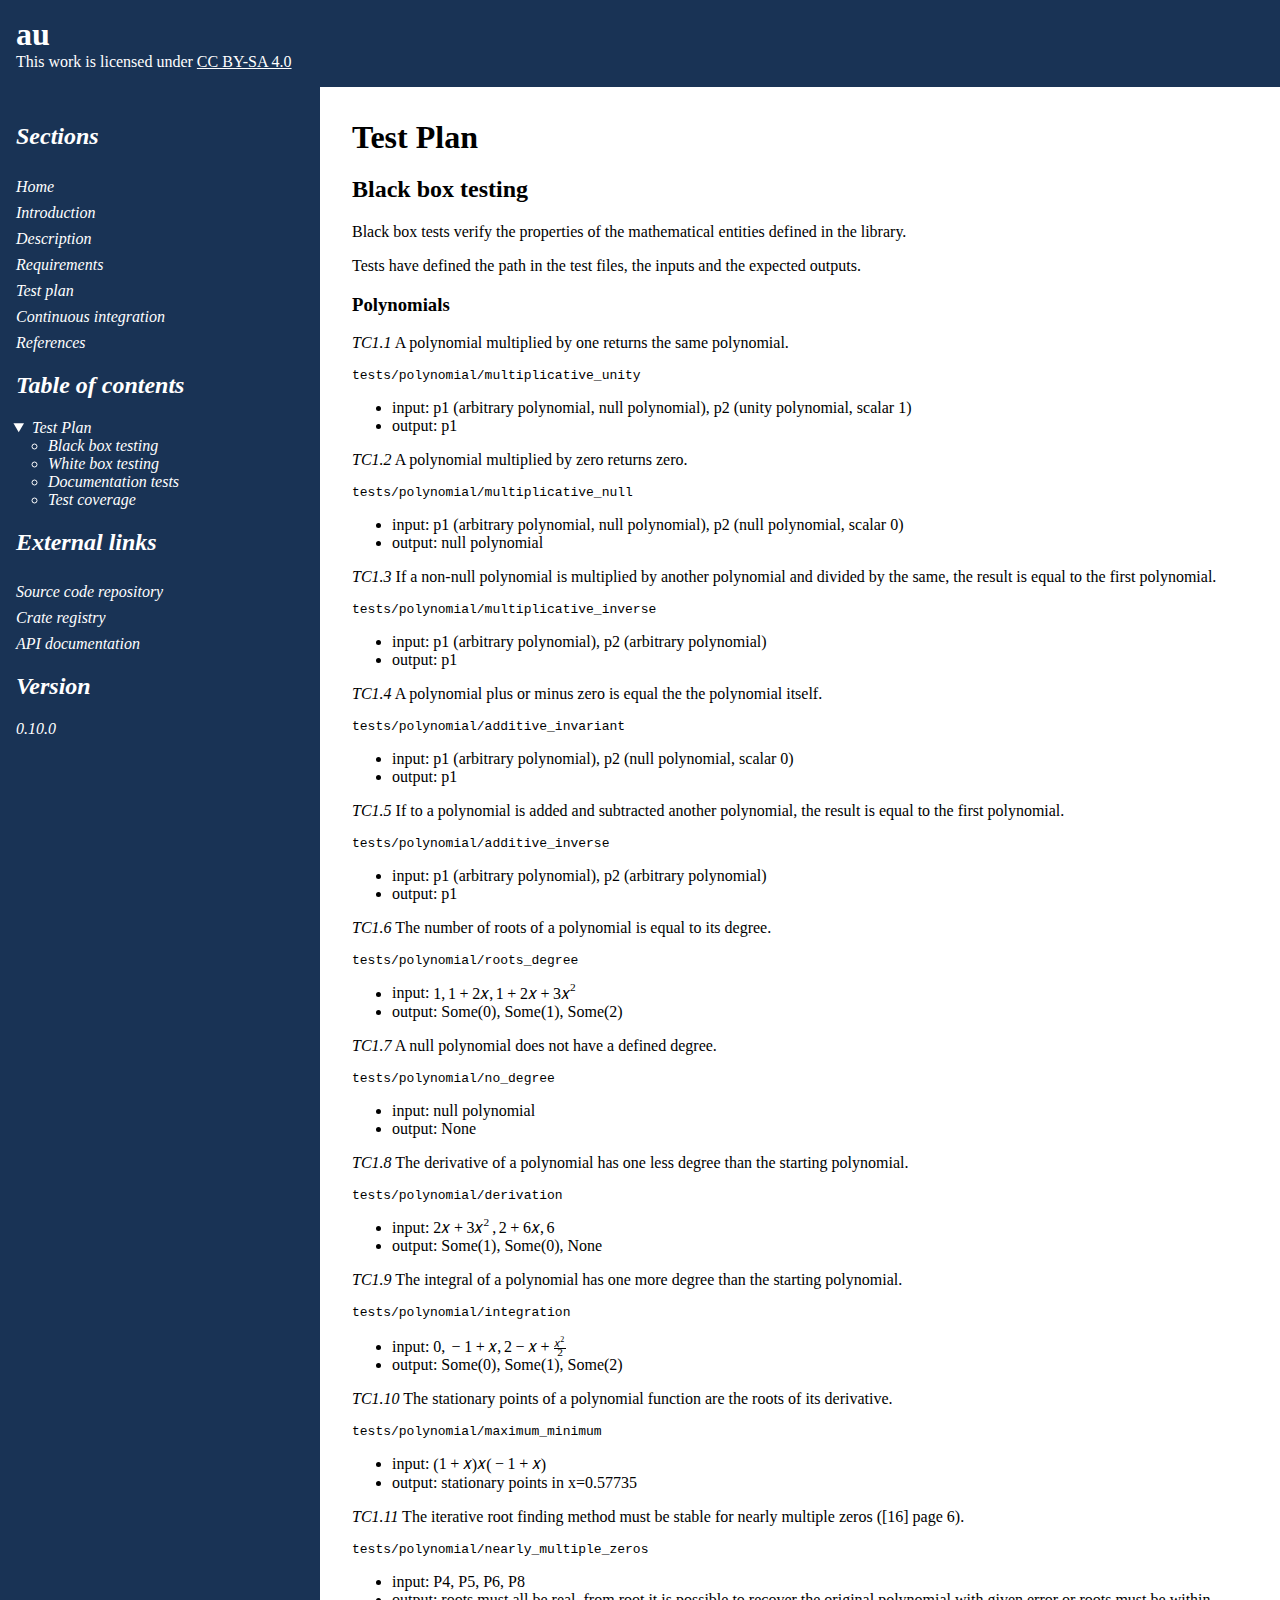
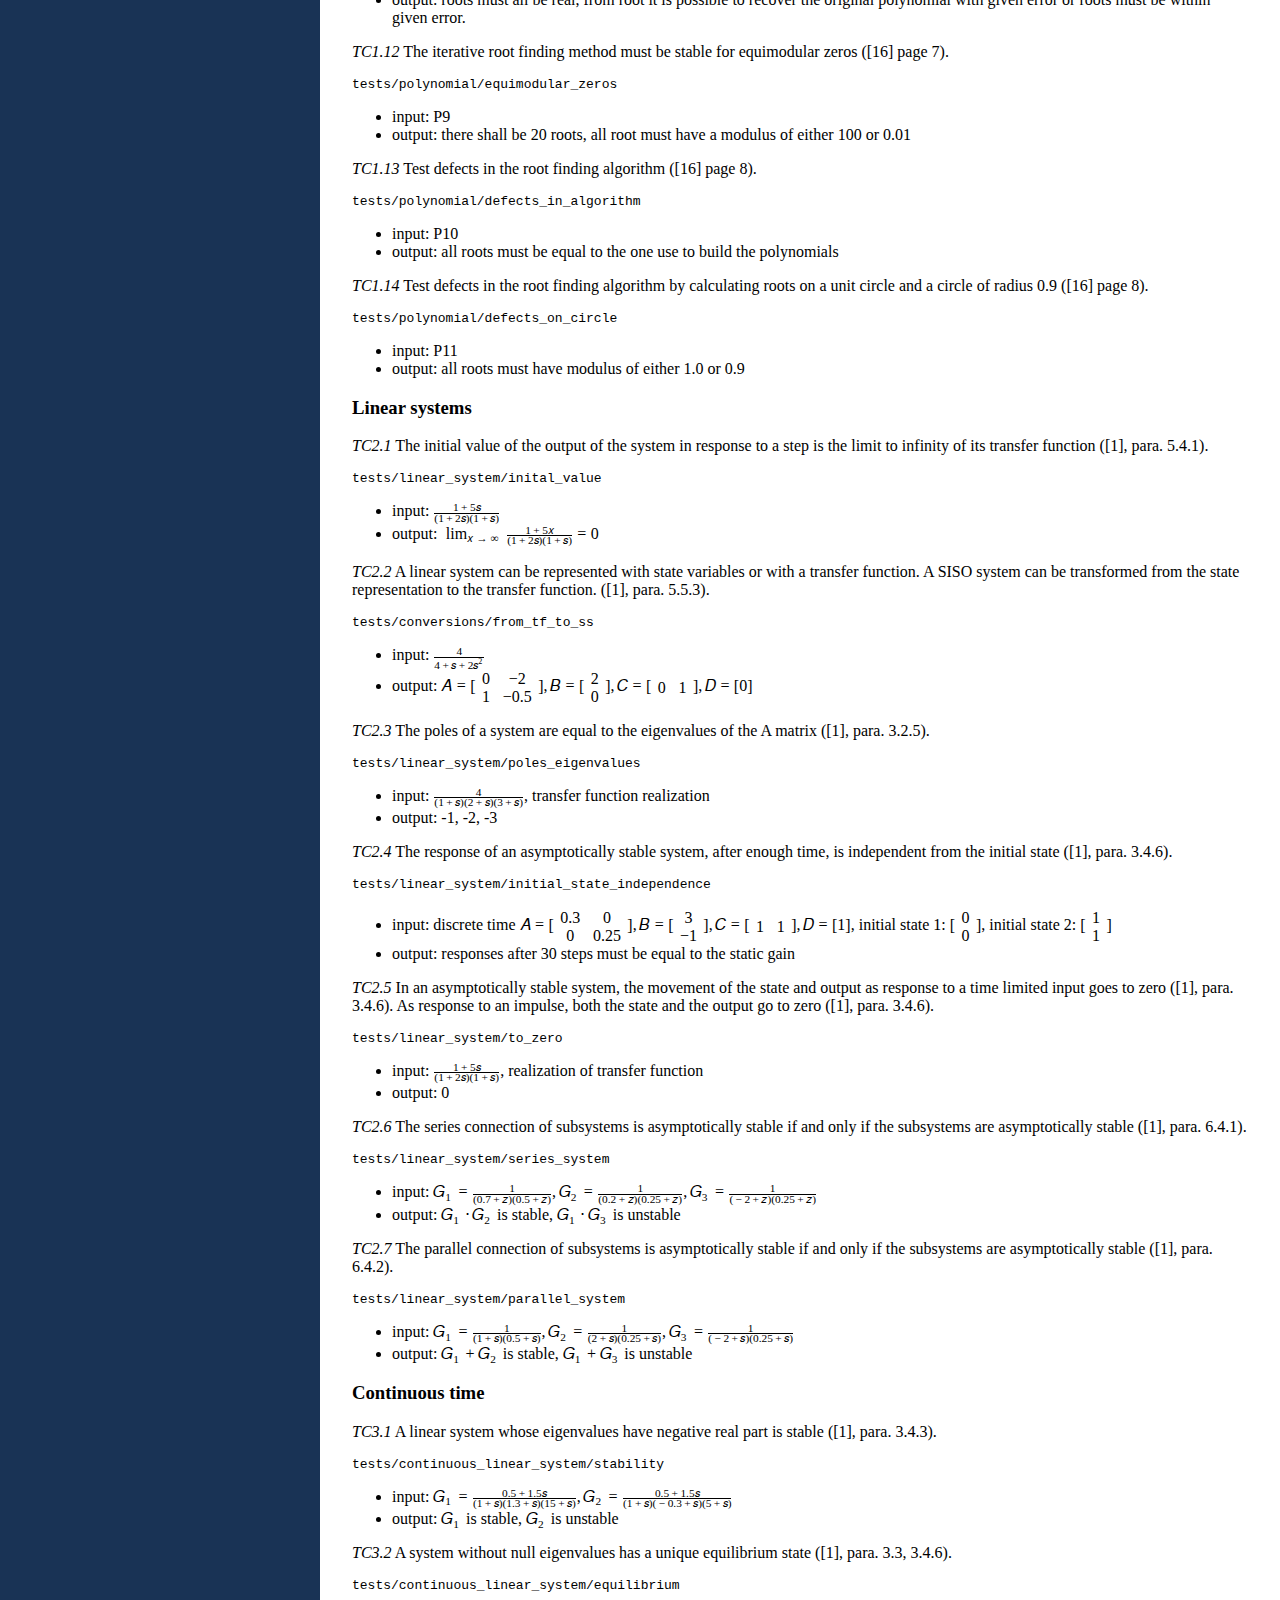
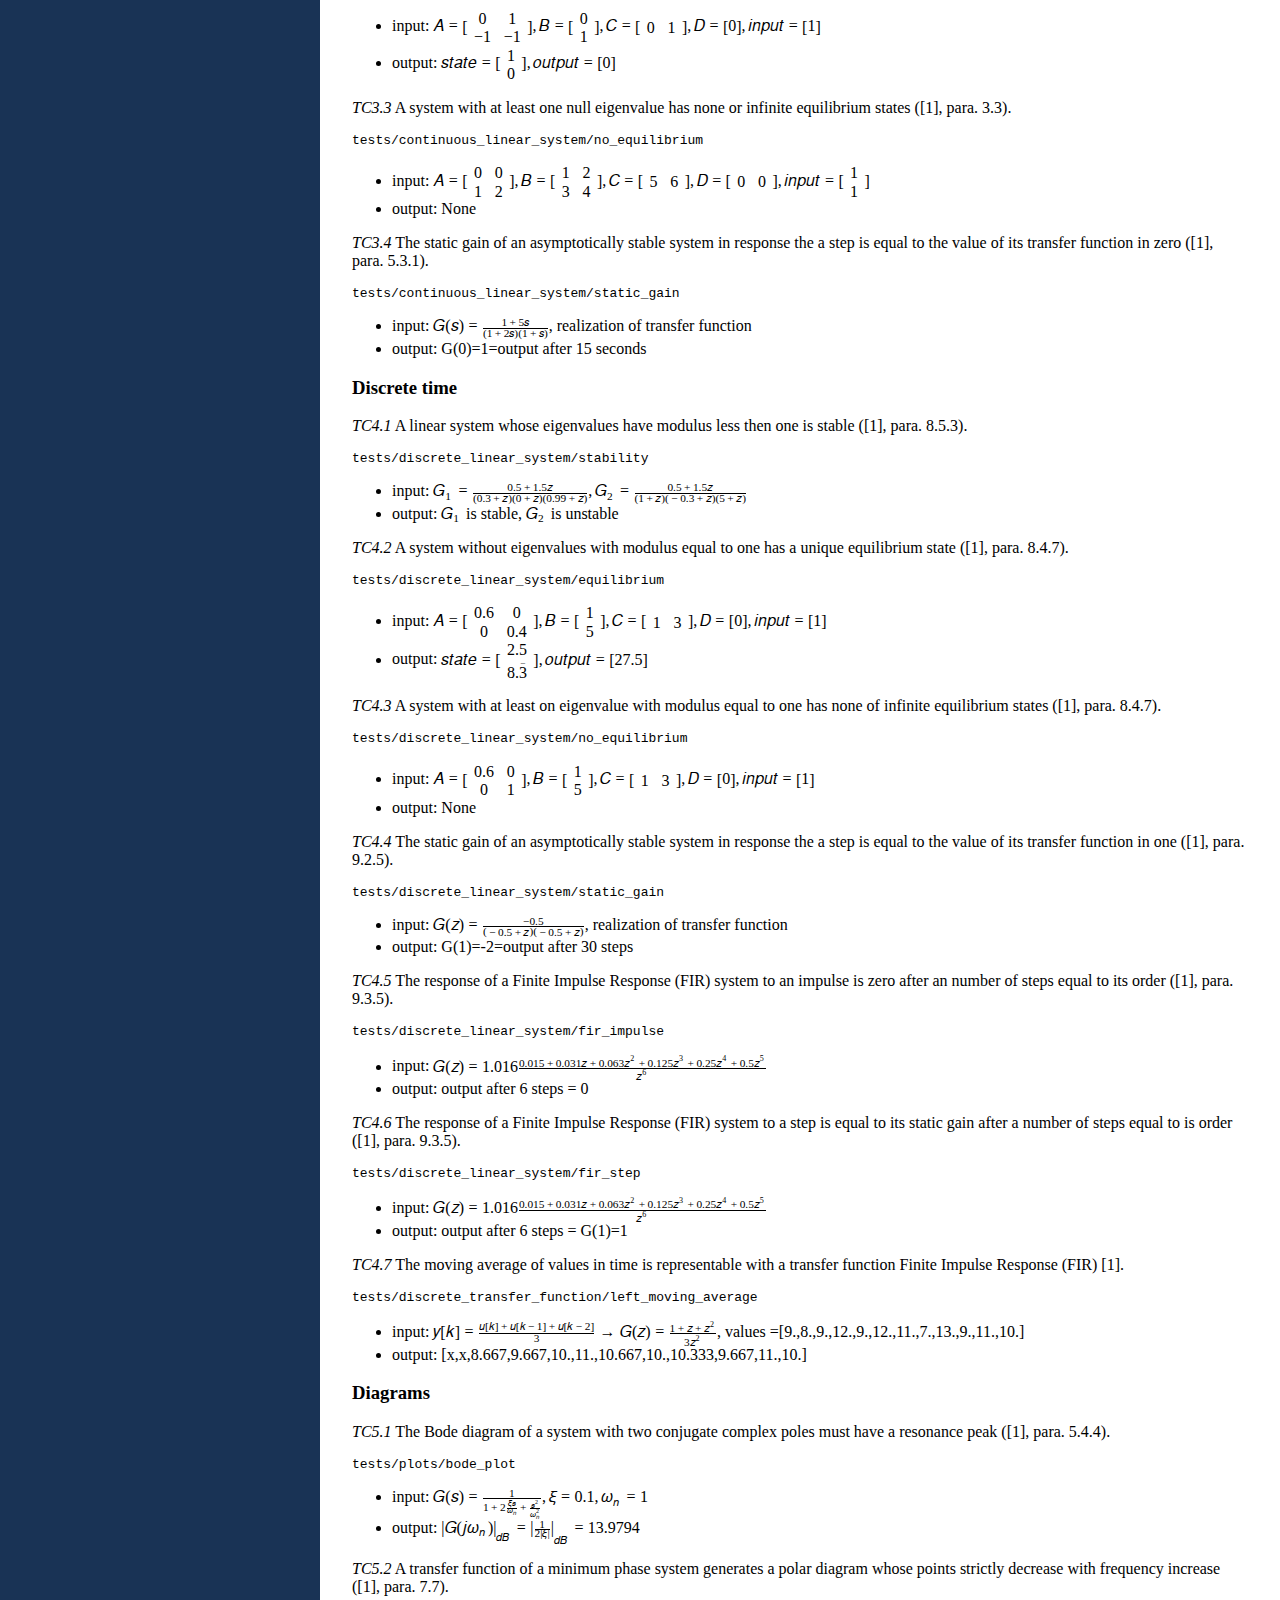
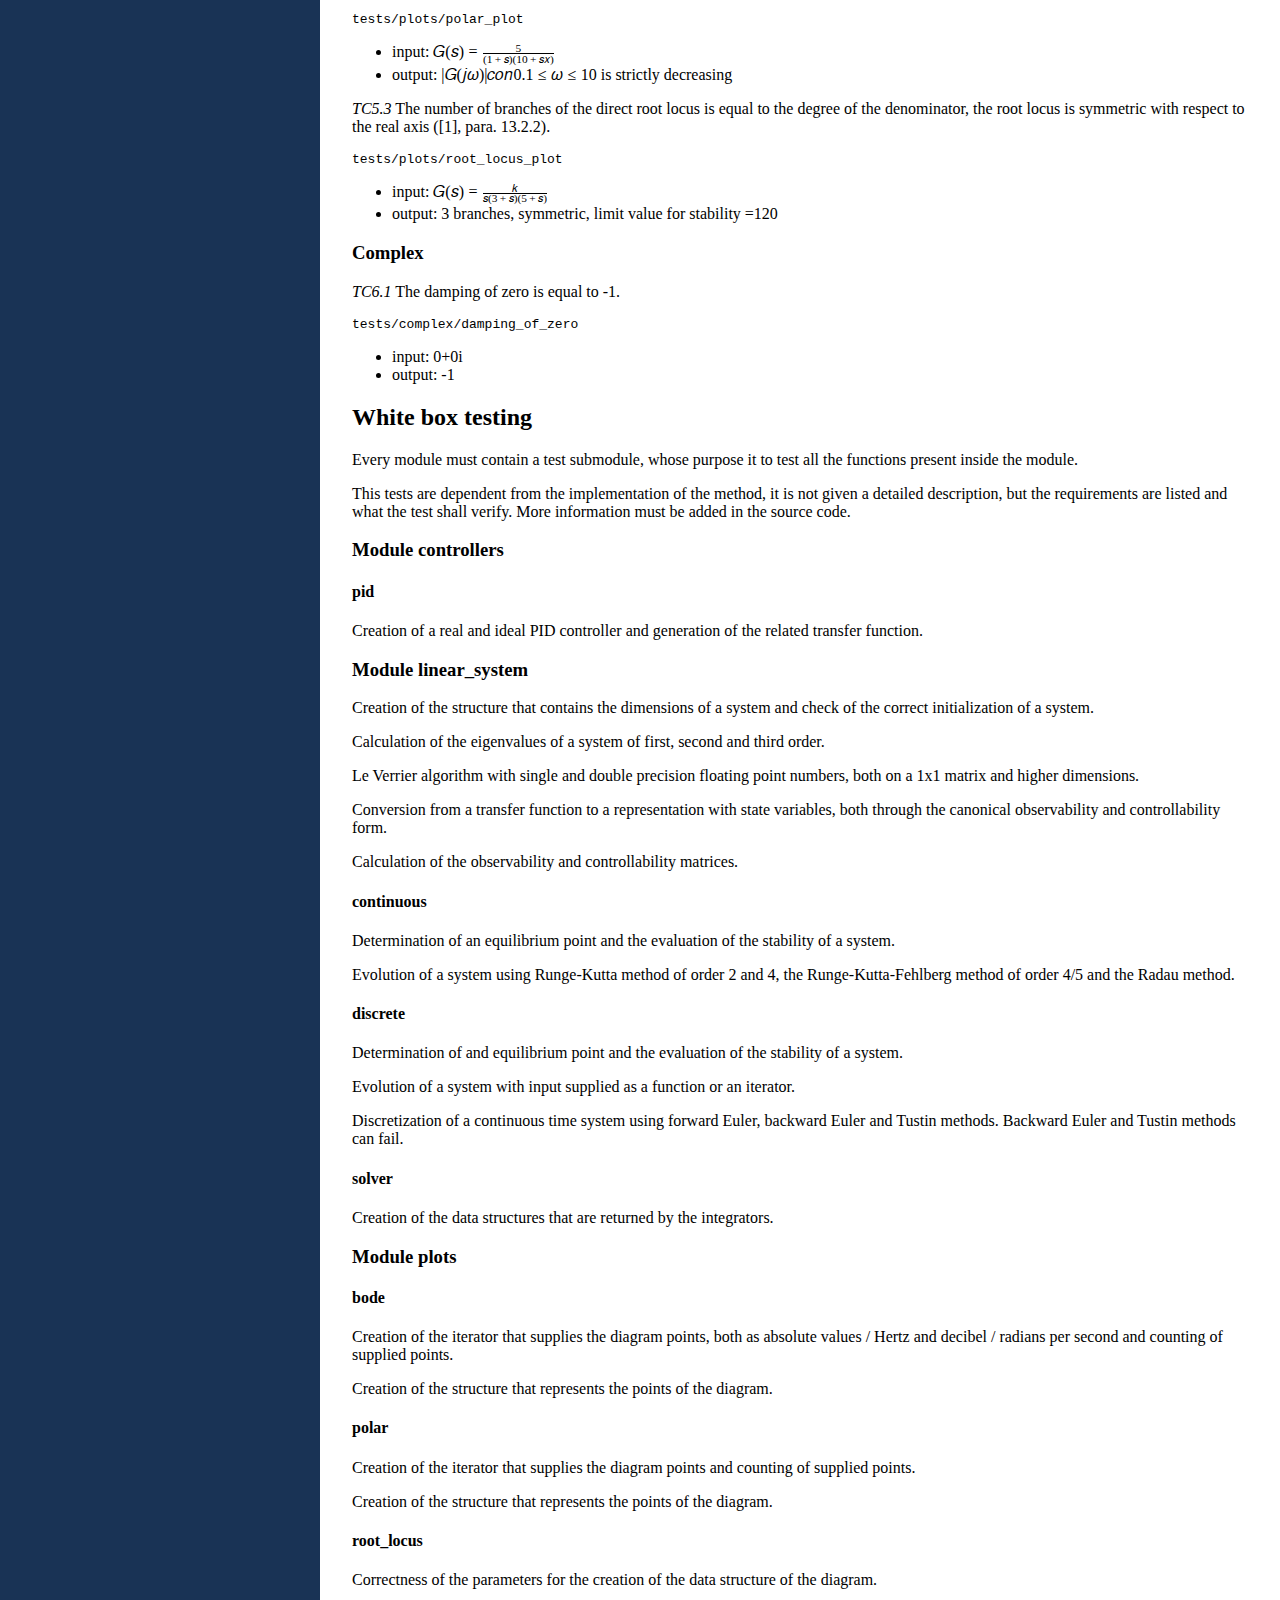
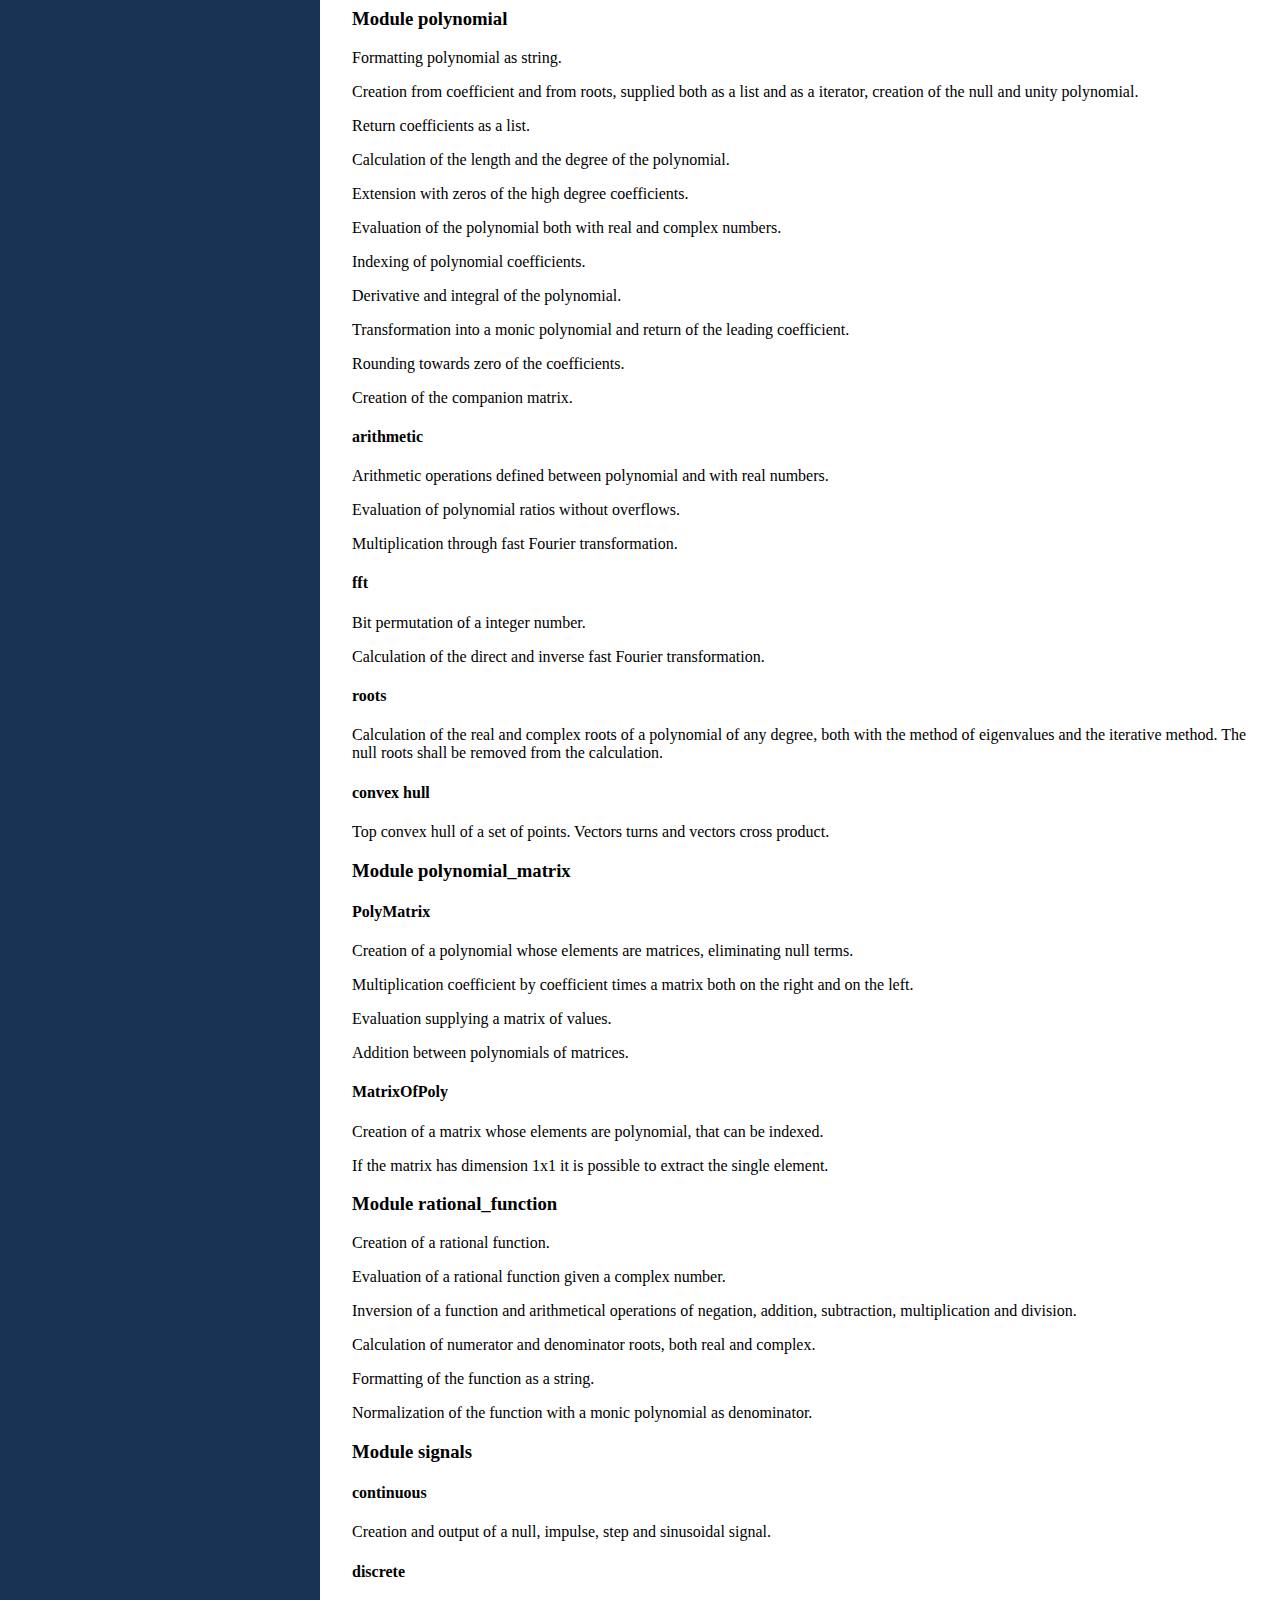
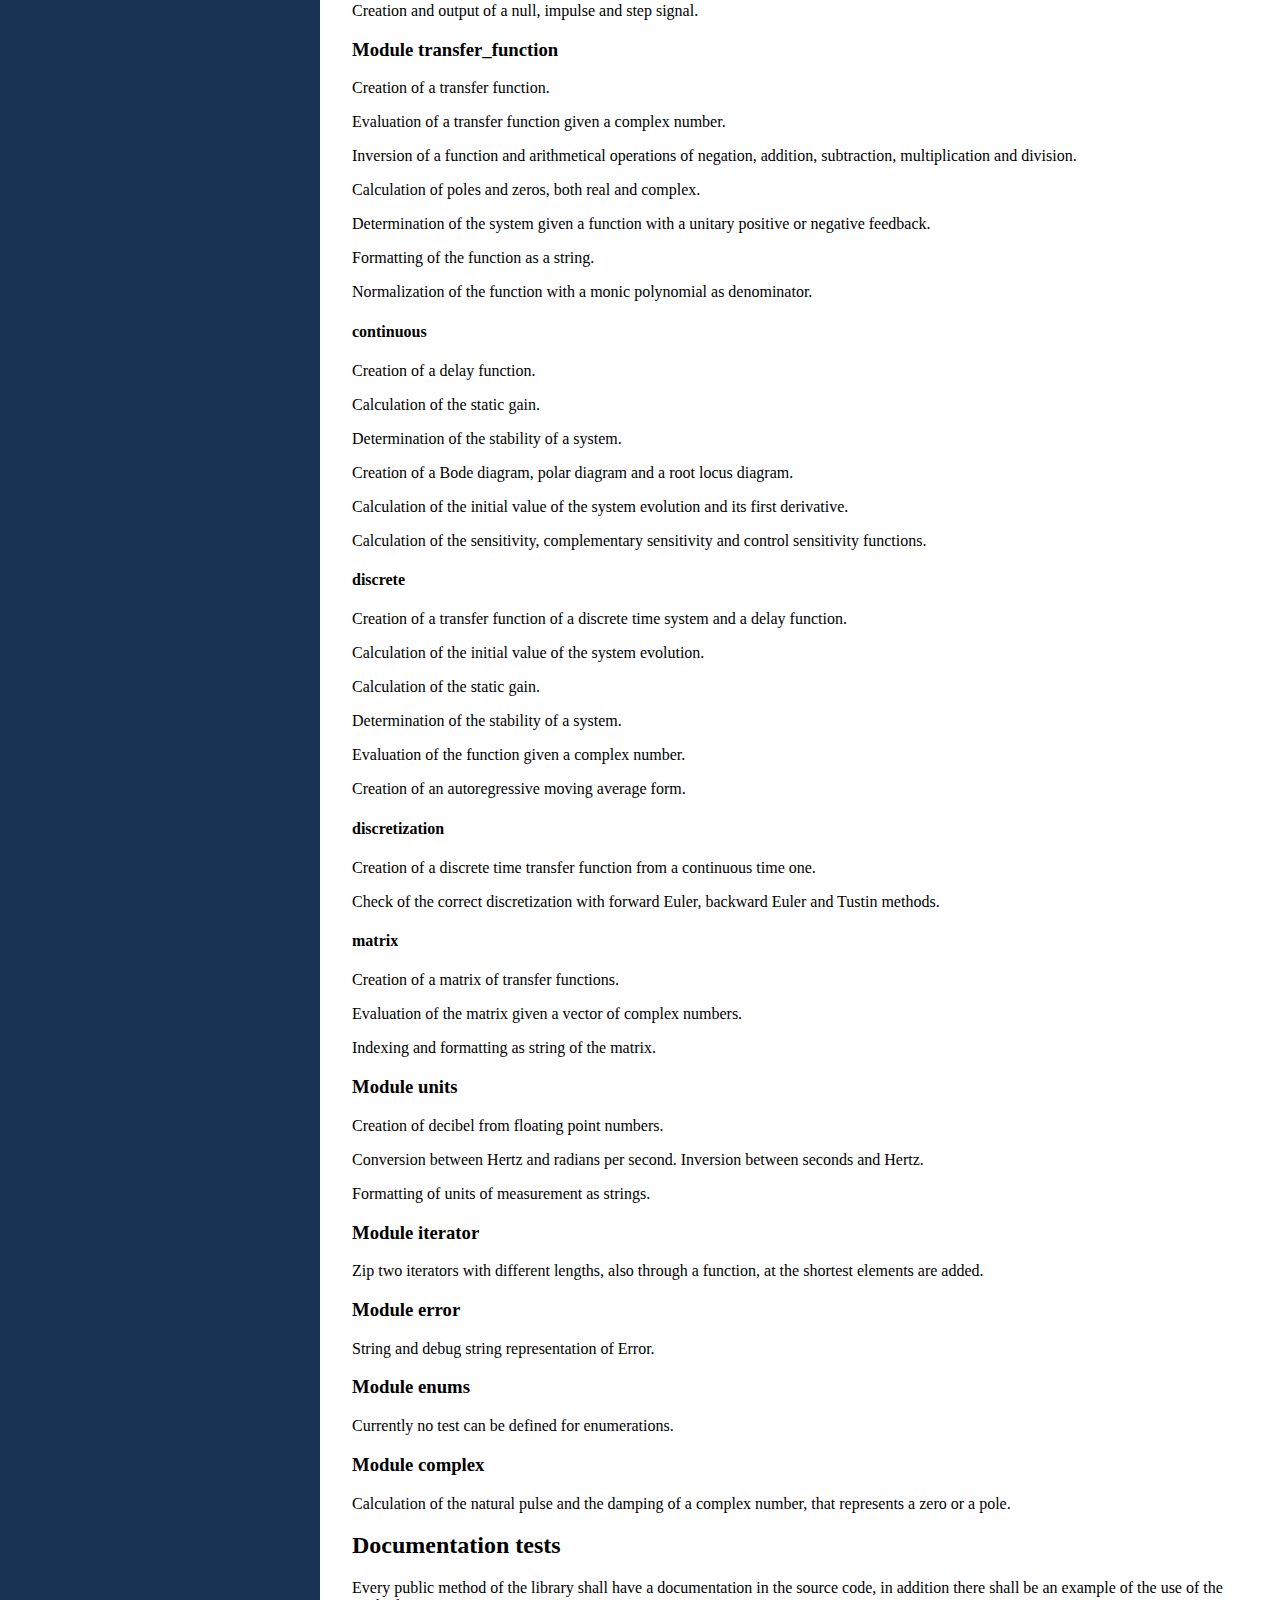
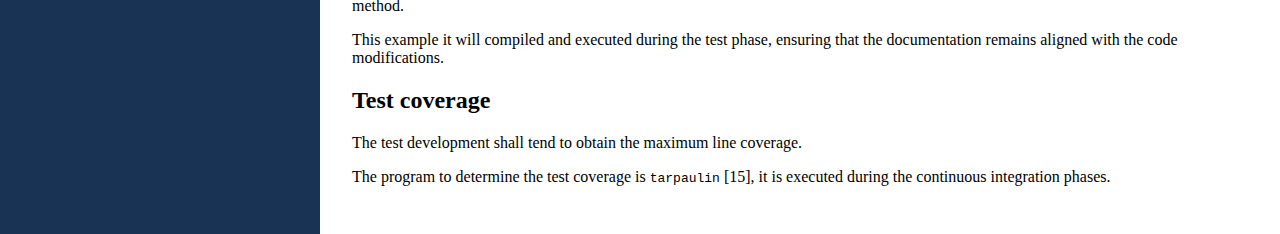
<file: design/public/test_plan.html>
<!DOCTYPE html>
<html>
  <head>
    <meta charset="utf-8">
    <meta name="generator" content="pandoc">
    <meta name="viewport" content="width=device-width, initial-scale=1.0, user-scalable=yes">
    <title>Test Plan</title>
    <link rel="stylesheet" href="./style.css">
  </head>
  <body>
    <header class="dark-background">
      <h1 class="title">au</h1>
      <div id="license">
        This work is licensed under
        <a rel="license" href="http://creativecommons.org/licenses/by-sa/4.0/">CC BY-SA 4.0</a>
      </div>
    </header>
    <div class="container">
      <div class="sidebar dark-background">
        <div id="sections">
          <h2>Sections</h2>
          <ul>
            <li><a href="index.html">Home</a></li>
            <li><a href="introduction.html">Introduction</a></li>
            <li><a href="description.html">Description</a></li>
            <li><a href="requirements.html">Requirements</a></li>
            <li><a href="test_plan.html">Test plan</a></li>
            <li><a href="continuous_integration.html">Continuous integration</a></li>
            <li><a href="references.html">References</a></li>
          </ul>
        </div>
        <div id="table-of-contents">
          <h2>Table of contents</h2>
          <nav id="toc">
            <ul>
            <li><a href="#test-plan">Test Plan</a><ul>
            <li><a href="#black-box-testing">Black box testing</a></li>
            <li><a href="#white-box-testing">White box testing</a></li>
            <li><a href="#documentation-tests">Documentation tests</a></li>
            <li><a href="#test-coverage">Test coverage</a></li>
            </ul></li>
            </ul>
          </nav>
        </div>
        <div id="external-links">
          <h2>External links</h2>
          <ul>
            <li><a href="https://github.com/yuulive/au">Source code repository</a></li>
            <li><a href="https://crates.io/crates/au">Crate registry</a></li>
            <li><a href="https://docs.rs/au">API documentation</a></li>
          </ul>
        </div>
        <div id="version">
          <h2>Version</h2>
          0.10.0
        </div>
      </div>
      <div class="content">
        <h1 id="test-plan">Test Plan</h1>
        <h2 id="black-box-testing">Black box testing</h2>
        <p>Black box tests verify the properties of the mathematical entities defined in the library.</p>
        <p>Tests have defined the path in the test files, the inputs and the expected outputs.</p>
        <h3 id="polynomials">Polynomials</h3>
        <p><em>TC1.1</em> A polynomial multiplied by one returns the same polynomial.</p>
        <pre><code>tests/polynomial/multiplicative_unity</code></pre>
        <ul>
        <li>input: p1 (arbitrary polynomial, null polynomial), p2 (unity polynomial, scalar 1)</li>
        <li>output: p1</li>
        </ul>
        <p><em>TC1.2</em> A polynomial multiplied by zero returns zero.</p>
        <pre><code>tests/polynomial/multiplicative_null</code></pre>
        <ul>
        <li>input: p1 (arbitrary polynomial, null polynomial), p2 (null polynomial, scalar 0)</li>
        <li>output: null polynomial</li>
        </ul>
        <p><em>TC1.3</em> If a non-null polynomial is multiplied by another polynomial and divided by the same, the result is equal to the first polynomial.</p>
        <pre><code>tests/polynomial/multiplicative_inverse</code></pre>
        <ul>
        <li>input: p1 (arbitrary polynomial), p2 (arbitrary polynomial)</li>
        <li>output: p1</li>
        </ul>
        <p><em>TC1.4</em> A polynomial plus or minus zero is equal the the polynomial itself.</p>
        <pre><code>tests/polynomial/additive_invariant</code></pre>
        <ul>
        <li>input: p1 (arbitrary polynomial), p2 (null polynomial, scalar 0)</li>
        <li>output: p1</li>
        </ul>
        <p><em>TC1.5</em> If to a polynomial is added and subtracted another polynomial, the result is equal to the first polynomial.</p>
        <pre><code>tests/polynomial/additive_inverse</code></pre>
        <ul>
        <li>input: p1 (arbitrary polynomial), p2 (arbitrary polynomial)</li>
        <li>output: p1</li>
        </ul>
        <p><em>TC1.6</em> The number of roots of a polynomial is equal to its degree.</p>
        <pre><code>tests/polynomial/roots_degree</code></pre>
        <ul>
        <li>input: <math display="inline" xmlns="http://www.w3.org/1998/Math/MathML"><semantics><mrow><mn>1</mn><mo>,</mo><mn>1</mn><mo>+</mo><mn>2</mn><mi>x</mi><mo>,</mo><mn>1</mn><mo>+</mo><mn>2</mn><mi>x</mi><mo>+</mo><mn>3</mn><msup><mi>x</mi><mn>2</mn></msup></mrow><annotation encoding="application/x-tex">1, 1+2x, 1+2x+3x^{2}</annotation></semantics></math></li>
        <li>output: Some(0), Some(1), Some(2)</li>
        </ul>
        <p><em>TC1.7</em> A null polynomial does not have a defined degree.</p>
        <pre><code>tests/polynomial/no_degree</code></pre>
        <ul>
        <li>input: null polynomial</li>
        <li>output: None</li>
        </ul>
        <p><em>TC1.8</em> The derivative of a polynomial has one less degree than the starting polynomial.</p>
        <pre><code>tests/polynomial/derivation</code></pre>
        <ul>
        <li>input: <math display="inline" xmlns="http://www.w3.org/1998/Math/MathML"><semantics><mrow><mn>2</mn><mi>x</mi><mo>+</mo><mn>3</mn><msup><mi>x</mi><mn>2</mn></msup><mo>,</mo><mn>2</mn><mo>+</mo><mn>6</mn><mi>x</mi><mo>,</mo><mn>6</mn></mrow><annotation encoding="application/x-tex">2x+3x^{2}, 2+6x, 6</annotation></semantics></math></li>
        <li>output: Some(1), Some(0), None</li>
        </ul>
        <p><em>TC1.9</em> The integral of a polynomial has one more degree than the starting polynomial.</p>
        <pre><code>tests/polynomial/integration</code></pre>
        <ul>
        <li>input: <math display="inline" xmlns="http://www.w3.org/1998/Math/MathML"><semantics><mrow><mn>0</mn><mo>,</mo><mo>−</mo><mn>1</mn><mo>+</mo><mi>x</mi><mo>,</mo><mn>2</mn><mo>−</mo><mi>x</mi><mo>+</mo><mfrac><msup><mi>x</mi><mn>2</mn></msup><mn>2</mn></mfrac></mrow><annotation encoding="application/x-tex">0, -1+x, 2-x+\frac{x^{2}}{2}</annotation></semantics></math></li>
        <li>output: Some(0), Some(1), Some(2)</li>
        </ul>
        <p><em>TC1.10</em> The stationary points of a polynomial function are the roots of its derivative.</p>
        <pre><code>tests/polynomial/maximum_minimum</code></pre>
        <ul>
        <li>input: <math display="inline" xmlns="http://www.w3.org/1998/Math/MathML"><semantics><mrow><mrow><mo stretchy="true" form="prefix">(</mo><mn>1</mn><mo>+</mo><mi>x</mi><mo stretchy="true" form="postfix">)</mo></mrow><mi>x</mi><mrow><mo stretchy="true" form="prefix">(</mo><mo>−</mo><mn>1</mn><mo>+</mo><mi>x</mi><mo stretchy="true" form="postfix">)</mo></mrow></mrow><annotation encoding="application/x-tex">\left(1+x\right)x\left(-1+x\right)</annotation></semantics></math></li>
        <li>output: stationary points in x=0.57735</li>
        </ul>
        <p><em>TC1.11</em> The iterative root finding method must be stable for nearly multiple zeros ([16] page 6).</p>
        <pre><code>tests/polynomial/nearly_multiple_zeros</code></pre>
        <ul>
        <li>input: P4, P5, P6, P8</li>
        <li>output: roots must all be real, from root it is possible to recover the original polynomial with given error or roots must be within given error.</li>
        </ul>
        <p><em>TC1.12</em> The iterative root finding method must be stable for equimodular zeros ([16] page 7).</p>
        <pre><code>tests/polynomial/equimodular_zeros</code></pre>
        <ul>
        <li>input: P9</li>
        <li>output: there shall be 20 roots, all root must have a modulus of either 100 or 0.01</li>
        </ul>
        <p><em>TC1.13</em> Test defects in the root finding algorithm ([16] page 8).</p>
        <pre><code>tests/polynomial/defects_in_algorithm</code></pre>
        <ul>
        <li>input: P10</li>
        <li>output: all roots must be equal to the one use to build the polynomials</li>
        </ul>
        <p><em>TC1.14</em> Test defects in the root finding algorithm by calculating roots on a unit circle and a circle of radius 0.9 ([16] page 8).</p>
        <pre><code>tests/polynomial/defects_on_circle</code></pre>
        <ul>
        <li>input: P11</li>
        <li>output: all roots must have modulus of either 1.0 or 0.9</li>
        </ul>
        <h3 id="linear-systems">Linear systems</h3>
        <p><em>TC2.1</em> The initial value of the output of the system in response to a step is the limit to infinity of its transfer function ([1], para. 5.4.1).</p>
        <pre><code>tests/linear_system/inital_value</code></pre>
        <ul>
        <li>input: <math display="inline" xmlns="http://www.w3.org/1998/Math/MathML"><semantics><mfrac><mrow><mn>1</mn><mo>+</mo><mn>5</mn><mi>s</mi></mrow><mrow><mrow><mo stretchy="true" form="prefix">(</mo><mn>1</mn><mo>+</mo><mn>2</mn><mi>s</mi><mo stretchy="true" form="postfix">)</mo></mrow><mrow><mo stretchy="true" form="prefix">(</mo><mn>1</mn><mo>+</mo><mi>s</mi><mo stretchy="true" form="postfix">)</mo></mrow></mrow></mfrac><annotation encoding="application/x-tex">\frac{1+5s}{\left(1+2s\right)\left(1+s\right)}</annotation></semantics></math></li>
        <li>output: <math display="inline" xmlns="http://www.w3.org/1998/Math/MathML"><semantics><mrow><msub><mo>lim</mo><mrow><mi>x</mi><mo>→</mo><mi>∞</mi></mrow></msub><mfrac><mrow><mn>1</mn><mo>+</mo><mn>5</mn><mi>x</mi></mrow><mrow><mrow><mo stretchy="true" form="prefix">(</mo><mn>1</mn><mo>+</mo><mn>2</mn><mi>s</mi><mo stretchy="true" form="postfix">)</mo></mrow><mrow><mo stretchy="true" form="prefix">(</mo><mn>1</mn><mo>+</mo><mi>s</mi><mo stretchy="true" form="postfix">)</mo></mrow></mrow></mfrac><mo>=</mo><mn>0</mn></mrow><annotation encoding="application/x-tex">\lim_{x\to\infty}\frac{1+5x}{\left(1+2s\right)\left(1+s\right)}=0</annotation></semantics></math></li>
        </ul>
        <p><em>TC2.2</em> A linear system can be represented with state variables or with a transfer function. A SISO system can be transformed from the state representation to the transfer function. ([1], para. 5.5.3).</p>
        <pre><code>tests/conversions/from_tf_to_ss</code></pre>
        <ul>
        <li>input: <math display="inline" xmlns="http://www.w3.org/1998/Math/MathML"><semantics><mfrac><mn>4</mn><mrow><mn>4</mn><mo>+</mo><mi>s</mi><mo>+</mo><mn>2</mn><msup><mi>s</mi><mn>2</mn></msup></mrow></mfrac><annotation encoding="application/x-tex">\frac{4}{4+s+2s^{2}}</annotation></semantics></math></li>
        <li>output: <math display="inline" xmlns="http://www.w3.org/1998/Math/MathML"><semantics><mrow><mi>A</mi><mo>=</mo><mrow><mo stretchy="true" form="prefix">[</mo><mtable><mtr><mtd columnalign="center"><mn>0</mn></mtd><mtd columnalign="center"><mo>−</mo><mn>2</mn></mtd></mtr><mtr><mtd columnalign="center"><mn>1</mn></mtd><mtd columnalign="center"><mo>−</mo><mn>0.5</mn></mtd></mtr></mtable><mo stretchy="true" form="postfix">]</mo></mrow><mo>,</mo><mi>B</mi><mo>=</mo><mrow><mo stretchy="true" form="prefix">[</mo><mtable><mtr><mtd columnalign="center"><mn>2</mn></mtd></mtr><mtr><mtd columnalign="center"><mn>0</mn></mtd></mtr></mtable><mo stretchy="true" form="postfix">]</mo></mrow><mo>,</mo><mi>C</mi><mo>=</mo><mrow><mo stretchy="true" form="prefix">[</mo><mtable><mtr><mtd columnalign="center"><mn>0</mn></mtd><mtd columnalign="center"><mn>1</mn></mtd></mtr></mtable><mo stretchy="true" form="postfix">]</mo></mrow><mo>,</mo><mi>D</mi><mo>=</mo><mrow><mo stretchy="true" form="prefix">[</mo><mn>0</mn><mo stretchy="true" form="postfix">]</mo></mrow></mrow><annotation encoding="application/x-tex">A=\left[\begin{array}{cc} 0 &amp; -2\\ 1 &amp; -0.5 \end{array}\right], B=\left[\begin{array}{c} 2\\ 0 \end{array}\right], C=\left[\begin{array}{cc} 0 &amp; 1\end{array}\right], D=\left[0\right]</annotation></semantics></math></li>
        </ul>
        <p><em>TC2.3</em> The poles of a system are equal to the eigenvalues of the A matrix ([1], para. 3.2.5).</p>
        <pre><code>tests/linear_system/poles_eigenvalues</code></pre>
        <ul>
        <li>input: <math display="inline" xmlns="http://www.w3.org/1998/Math/MathML"><semantics><mfrac><mn>4</mn><mrow><mrow><mo stretchy="true" form="prefix">(</mo><mn>1</mn><mo>+</mo><mi>s</mi><mo stretchy="true" form="postfix">)</mo></mrow><mrow><mo stretchy="true" form="prefix">(</mo><mn>2</mn><mo>+</mo><mi>s</mi><mo stretchy="true" form="postfix">)</mo></mrow><mrow><mo stretchy="true" form="prefix">(</mo><mn>3</mn><mo>+</mo><mi>s</mi><mo stretchy="true" form="postfix">)</mo></mrow></mrow></mfrac><annotation encoding="application/x-tex">\frac{4}{\left(1+s\right)\left(2+s\right)\left(3+s\right)}</annotation></semantics></math>, transfer function realization</li>
        <li>output: -1, -2, -3</li>
        </ul>
        <p><em>TC2.4</em> The response of an asymptotically stable system, after enough time, is independent from the initial state ([1], para. 3.4.6).</p>
        <pre><code>tests/linear_system/initial_state_independence</code></pre>
        <ul>
        <li>input: discrete time <math display="inline" xmlns="http://www.w3.org/1998/Math/MathML"><semantics><mrow><mi>A</mi><mo>=</mo><mrow><mo stretchy="true" form="prefix">[</mo><mtable><mtr><mtd columnalign="center"><mn>0.3</mn></mtd><mtd columnalign="center"><mn>0</mn></mtd></mtr><mtr><mtd columnalign="center"><mn>0</mn></mtd><mtd columnalign="center"><mn>0.25</mn></mtd></mtr></mtable><mo stretchy="true" form="postfix">]</mo></mrow><mo>,</mo><mi>B</mi><mo>=</mo><mrow><mo stretchy="true" form="prefix">[</mo><mtable><mtr><mtd columnalign="center"><mn>3</mn></mtd></mtr><mtr><mtd columnalign="center"><mo>−</mo><mn>1</mn></mtd></mtr></mtable><mo stretchy="true" form="postfix">]</mo></mrow><mo>,</mo><mi>C</mi><mo>=</mo><mrow><mo stretchy="true" form="prefix">[</mo><mtable><mtr><mtd columnalign="center"><mn>1</mn></mtd><mtd columnalign="center"><mn>1</mn></mtd></mtr></mtable><mo stretchy="true" form="postfix">]</mo></mrow><mo>,</mo><mi>D</mi><mo>=</mo><mrow><mo stretchy="true" form="prefix">[</mo><mn>1</mn><mo stretchy="true" form="postfix">]</mo></mrow></mrow><annotation encoding="application/x-tex">A=\left[\begin{array}{cc} 0.3 &amp; 0\\ 0 &amp; 0.25 \end{array}\right], B=\left[\begin{array}{c} 3\\ -1 \end{array}\right], C=\left[\begin{array}{cc} 1 &amp; 1\end{array}\right], D=\left[1\right]</annotation></semantics></math>, initial state 1: <math display="inline" xmlns="http://www.w3.org/1998/Math/MathML"><semantics><mrow><mo stretchy="true" form="prefix">[</mo><mtable><mtr><mtd columnalign="center"><mn>0</mn></mtd></mtr><mtr><mtd columnalign="center"><mn>0</mn></mtd></mtr></mtable><mo stretchy="true" form="postfix">]</mo></mrow><annotation encoding="application/x-tex">\left[\begin{array}{c} 0\\ 0 \end{array}\right]</annotation></semantics></math>, initial state 2: <math display="inline" xmlns="http://www.w3.org/1998/Math/MathML"><semantics><mrow><mo stretchy="true" form="prefix">[</mo><mtable><mtr><mtd columnalign="center"><mn>1</mn></mtd></mtr><mtr><mtd columnalign="center"><mn>1</mn></mtd></mtr></mtable><mo stretchy="true" form="postfix">]</mo></mrow><annotation encoding="application/x-tex">\left[\begin{array}{c} 1\\ 1 \end{array}\right]</annotation></semantics></math></li>
        <li>output: responses after 30 steps must be equal to the static gain</li>
        </ul>
        <p><em>TC2.5</em> In an asymptotically stable system, the movement of the state and output as response to a time limited input goes to zero ([1], para. 3.4.6). As response to an impulse, both the state and the output go to zero ([1], para. 3.4.6).</p>
        <pre><code>tests/linear_system/to_zero</code></pre>
        <ul>
        <li>input: <math display="inline" xmlns="http://www.w3.org/1998/Math/MathML"><semantics><mfrac><mrow><mn>1</mn><mo>+</mo><mn>5</mn><mi>s</mi></mrow><mrow><mrow><mo stretchy="true" form="prefix">(</mo><mn>1</mn><mo>+</mo><mn>2</mn><mi>s</mi><mo stretchy="true" form="postfix">)</mo></mrow><mrow><mo stretchy="true" form="prefix">(</mo><mn>1</mn><mo>+</mo><mi>s</mi><mo stretchy="true" form="postfix">)</mo></mrow></mrow></mfrac><annotation encoding="application/x-tex">\frac{1+5s}{\left(1+2s\right)\left(1+s\right)}</annotation></semantics></math>, realization of transfer function</li>
        <li>output: 0</li>
        </ul>
        <p><em>TC2.6</em> The series connection of subsystems is asymptotically stable if and only if the subsystems are asymptotically stable ([1], para. 6.4.1).</p>
        <pre><code>tests/linear_system/series_system</code></pre>
        <ul>
        <li>input: <math display="inline" xmlns="http://www.w3.org/1998/Math/MathML"><semantics><mrow><msub><mi>G</mi><mn>1</mn></msub><mo>=</mo><mfrac><mn>1</mn><mrow><mrow><mo stretchy="true" form="prefix">(</mo><mn>0.7</mn><mo>+</mo><mi>z</mi><mo stretchy="true" form="postfix">)</mo></mrow><mrow><mo stretchy="true" form="prefix">(</mo><mn>0.5</mn><mo>+</mo><mi>z</mi><mo stretchy="true" form="postfix">)</mo></mrow></mrow></mfrac><mo>,</mo><msub><mi>G</mi><mn>2</mn></msub><mo>=</mo><mfrac><mn>1</mn><mrow><mrow><mo stretchy="true" form="prefix">(</mo><mn>0.2</mn><mo>+</mo><mi>z</mi><mo stretchy="true" form="postfix">)</mo></mrow><mrow><mo stretchy="true" form="prefix">(</mo><mn>0.25</mn><mo>+</mo><mi>z</mi><mo stretchy="true" form="postfix">)</mo></mrow></mrow></mfrac><mo>,</mo><msub><mi>G</mi><mn>3</mn></msub><mo>=</mo><mfrac><mn>1</mn><mrow><mrow><mo stretchy="true" form="prefix">(</mo><mo>−</mo><mn>2</mn><mo>+</mo><mi>z</mi><mo stretchy="true" form="postfix">)</mo></mrow><mrow><mo stretchy="true" form="prefix">(</mo><mn>0.25</mn><mo>+</mo><mi>z</mi><mo stretchy="true" form="postfix">)</mo></mrow></mrow></mfrac></mrow><annotation encoding="application/x-tex">G_{1}=\frac{1}{\left(0.7+z\right)\left(0.5+z\right)}, G_{2}=\frac{1}{\left(0.2+z\right)\left(0.25+z\right)}, G_{3}=\frac{1}{\left(-2+z\right)\left(0.25+z\right)}</annotation></semantics></math></li>
        <li>output: <math display="inline" xmlns="http://www.w3.org/1998/Math/MathML"><semantics><mrow><msub><mi>G</mi><mn>1</mn></msub><mo>⋅</mo><msub><mi>G</mi><mn>2</mn></msub></mrow><annotation encoding="application/x-tex">G_{1}\cdot G_{2}</annotation></semantics></math> is stable, <math display="inline" xmlns="http://www.w3.org/1998/Math/MathML"><semantics><mrow><msub><mi>G</mi><mn>1</mn></msub><mo>⋅</mo><msub><mi>G</mi><mn>3</mn></msub></mrow><annotation encoding="application/x-tex">G_{1}\cdot G_{3}</annotation></semantics></math> is unstable</li>
        </ul>
        <p><em>TC2.7</em> The parallel connection of subsystems is asymptotically stable if and only if the subsystems are asymptotically stable ([1], para. 6.4.2).</p>
        <pre><code>tests/linear_system/parallel_system</code></pre>
        <ul>
        <li>input: <math display="inline" xmlns="http://www.w3.org/1998/Math/MathML"><semantics><mrow><msub><mi>G</mi><mn>1</mn></msub><mo>=</mo><mfrac><mn>1</mn><mrow><mrow><mo stretchy="true" form="prefix">(</mo><mn>1</mn><mo>+</mo><mi>s</mi><mo stretchy="true" form="postfix">)</mo></mrow><mrow><mo stretchy="true" form="prefix">(</mo><mn>0.5</mn><mo>+</mo><mi>s</mi><mo stretchy="true" form="postfix">)</mo></mrow></mrow></mfrac><mo>,</mo><msub><mi>G</mi><mn>2</mn></msub><mo>=</mo><mfrac><mn>1</mn><mrow><mrow><mo stretchy="true" form="prefix">(</mo><mn>2</mn><mo>+</mo><mi>s</mi><mo stretchy="true" form="postfix">)</mo></mrow><mrow><mo stretchy="true" form="prefix">(</mo><mn>0.25</mn><mo>+</mo><mi>s</mi><mo stretchy="true" form="postfix">)</mo></mrow></mrow></mfrac><mo>,</mo><msub><mi>G</mi><mn>3</mn></msub><mo>=</mo><mfrac><mn>1</mn><mrow><mrow><mo stretchy="true" form="prefix">(</mo><mo>−</mo><mn>2</mn><mo>+</mo><mi>s</mi><mo stretchy="true" form="postfix">)</mo></mrow><mrow><mo stretchy="true" form="prefix">(</mo><mn>0.25</mn><mo>+</mo><mi>s</mi><mo stretchy="true" form="postfix">)</mo></mrow></mrow></mfrac></mrow><annotation encoding="application/x-tex">G_{1}=\frac{1}{\left(1+s\right)\left(0.5+s\right)}, G_{2}=\frac{1}{\left(2+s\right)\left(0.25+s\right)}, G_{3}=\frac{1}{\left(-2+s\right)\left(0.25+s\right)}</annotation></semantics></math></li>
        <li>output: <math display="inline" xmlns="http://www.w3.org/1998/Math/MathML"><semantics><mrow><msub><mi>G</mi><mn>1</mn></msub><mo>+</mo><msub><mi>G</mi><mn>2</mn></msub></mrow><annotation encoding="application/x-tex">G_{1}+G_{2}</annotation></semantics></math> is stable, <math display="inline" xmlns="http://www.w3.org/1998/Math/MathML"><semantics><mrow><msub><mi>G</mi><mn>1</mn></msub><mo>+</mo><msub><mi>G</mi><mn>3</mn></msub></mrow><annotation encoding="application/x-tex">G_{1}+G_{3}</annotation></semantics></math> is unstable</li>
        </ul>
        <h3 id="continuous-time">Continuous time</h3>
        <p><em>TC3.1</em> A linear system whose eigenvalues have negative real part is stable ([1], para. 3.4.3).</p>
        <pre><code>tests/continuous_linear_system/stability</code></pre>
        <ul>
        <li>input: <math display="inline" xmlns="http://www.w3.org/1998/Math/MathML"><semantics><mrow><msub><mi>G</mi><mn>1</mn></msub><mo>=</mo><mfrac><mrow><mn>0.5</mn><mo>+</mo><mn>1.5</mn><mi>s</mi></mrow><mrow><mrow><mo stretchy="true" form="prefix">(</mo><mn>1</mn><mo>+</mo><mi>s</mi><mo stretchy="true" form="postfix">)</mo></mrow><mrow><mo stretchy="true" form="prefix">(</mo><mn>1.3</mn><mo>+</mo><mi>s</mi><mo stretchy="true" form="postfix">)</mo></mrow><mrow><mo stretchy="true" form="prefix">(</mo><mn>15</mn><mo>+</mo><mi>s</mi><mo stretchy="true" form="postfix">)</mo></mrow></mrow></mfrac><mo>,</mo><msub><mi>G</mi><mn>2</mn></msub><mo>=</mo><mfrac><mrow><mn>0.5</mn><mo>+</mo><mn>1.5</mn><mi>s</mi></mrow><mrow><mrow><mo stretchy="true" form="prefix">(</mo><mn>1</mn><mo>+</mo><mi>s</mi><mo stretchy="true" form="postfix">)</mo></mrow><mrow><mo stretchy="true" form="prefix">(</mo><mo>−</mo><mn>0.3</mn><mo>+</mo><mi>s</mi><mo stretchy="true" form="postfix">)</mo></mrow><mrow><mo stretchy="true" form="prefix">(</mo><mn>5</mn><mo>+</mo><mi>s</mi><mo stretchy="true" form="postfix">)</mo></mrow></mrow></mfrac></mrow><annotation encoding="application/x-tex">G_{1}=\frac{0.5+1.5s}{\left(1+s\right)\left(1.3+s\right)\left(15+s\right)}, G_{2}=\frac{0.5+1.5s}{\left(1+s\right)\left(-0.3+s\right)\left(5+s\right)}</annotation></semantics></math></li>
        <li>output: <math display="inline" xmlns="http://www.w3.org/1998/Math/MathML"><semantics><msub><mi>G</mi><mn>1</mn></msub><annotation encoding="application/x-tex">G_{1}</annotation></semantics></math> is stable, <math display="inline" xmlns="http://www.w3.org/1998/Math/MathML"><semantics><msub><mi>G</mi><mn>2</mn></msub><annotation encoding="application/x-tex">G_{2}</annotation></semantics></math> is unstable</li>
        </ul>
        <p><em>TC3.2</em> A system without null eigenvalues has a unique equilibrium state ([1], para. 3.3, 3.4.6).</p>
        <pre><code>tests/continuous_linear_system/equilibrium</code></pre>
        <ul>
        <li>input: <math display="inline" xmlns="http://www.w3.org/1998/Math/MathML"><semantics><mrow><mi>A</mi><mo>=</mo><mrow><mo stretchy="true" form="prefix">[</mo><mtable><mtr><mtd columnalign="center"><mn>0</mn></mtd><mtd columnalign="center"><mn>1</mn></mtd></mtr><mtr><mtd columnalign="center"><mo>−</mo><mn>1</mn></mtd><mtd columnalign="center"><mo>−</mo><mn>1</mn></mtd></mtr></mtable><mo stretchy="true" form="postfix">]</mo></mrow><mo>,</mo><mi>B</mi><mo>=</mo><mrow><mo stretchy="true" form="prefix">[</mo><mtable><mtr><mtd columnalign="center"><mn>0</mn></mtd></mtr><mtr><mtd columnalign="center"><mn>1</mn></mtd></mtr></mtable><mo stretchy="true" form="postfix">]</mo></mrow><mo>,</mo><mi>C</mi><mo>=</mo><mrow><mo stretchy="true" form="prefix">[</mo><mtable><mtr><mtd columnalign="center"><mn>0</mn></mtd><mtd columnalign="center"><mn>1</mn></mtd></mtr></mtable><mo stretchy="true" form="postfix">]</mo></mrow><mo>,</mo><mi>D</mi><mo>=</mo><mrow><mo stretchy="true" form="prefix">[</mo><mn>0</mn><mo stretchy="true" form="postfix">]</mo></mrow><mo>,</mo><mi>i</mi><mi>n</mi><mi>p</mi><mi>u</mi><mi>t</mi><mo>=</mo><mrow><mo stretchy="true" form="prefix">[</mo><mn>1</mn><mo stretchy="true" form="postfix">]</mo></mrow></mrow><annotation encoding="application/x-tex">A=\left[\begin{array}{cc} 0 &amp; 1\\ -1 &amp; -1 \end{array}\right], B=\left[\begin{array}{c} 0\\ 1 \end{array}\right], C=\left[\begin{array}{cc} 0 &amp; 1\end{array}\right], D=\left[0\right], input=\left[1\right]</annotation></semantics></math></li>
        <li>output: <math display="inline" xmlns="http://www.w3.org/1998/Math/MathML"><semantics><mrow><mi>s</mi><mi>t</mi><mi>a</mi><mi>t</mi><mi>e</mi><mo>=</mo><mrow><mo stretchy="true" form="prefix">[</mo><mtable><mtr><mtd columnalign="center"><mn>1</mn></mtd></mtr><mtr><mtd columnalign="center"><mn>0</mn></mtd></mtr></mtable><mo stretchy="true" form="postfix">]</mo></mrow><mo>,</mo><mi>o</mi><mi>u</mi><mi>t</mi><mi>p</mi><mi>u</mi><mi>t</mi><mo>=</mo><mrow><mo stretchy="true" form="prefix">[</mo><mn>0</mn><mo stretchy="true" form="postfix">]</mo></mrow></mrow><annotation encoding="application/x-tex">state=\left[\begin{array}{c} 1\\ 0 \end{array}\right], output=\left[0\right]</annotation></semantics></math></li>
        </ul>
        <p><em>TC3.3</em> A system with at least one null eigenvalue has none or infinite equilibrium states ([1], para. 3.3).</p>
        <pre><code>tests/continuous_linear_system/no_equilibrium</code></pre>
        <ul>
        <li>input: <math display="inline" xmlns="http://www.w3.org/1998/Math/MathML"><semantics><mrow><mi>A</mi><mo>=</mo><mrow><mo stretchy="true" form="prefix">[</mo><mtable><mtr><mtd columnalign="center"><mn>0</mn></mtd><mtd columnalign="center"><mn>0</mn></mtd></mtr><mtr><mtd columnalign="center"><mn>1</mn></mtd><mtd columnalign="center"><mn>2</mn></mtd></mtr></mtable><mo stretchy="true" form="postfix">]</mo></mrow><mo>,</mo><mi>B</mi><mo>=</mo><mrow><mo stretchy="true" form="prefix">[</mo><mtable><mtr><mtd columnalign="center"><mn>1</mn></mtd><mtd columnalign="center"><mn>2</mn></mtd></mtr><mtr><mtd columnalign="center"><mn>3</mn></mtd><mtd columnalign="center"><mn>4</mn></mtd></mtr></mtable><mo stretchy="true" form="postfix">]</mo></mrow><mo>,</mo><mi>C</mi><mo>=</mo><mrow><mo stretchy="true" form="prefix">[</mo><mtable><mtr><mtd columnalign="center"><mn>5</mn></mtd><mtd columnalign="center"><mn>6</mn></mtd></mtr></mtable><mo stretchy="true" form="postfix">]</mo></mrow><mo>,</mo><mi>D</mi><mo>=</mo><mrow><mo stretchy="true" form="prefix">[</mo><mtable><mtr><mtd columnalign="center"><mn>0</mn></mtd><mtd columnalign="center"><mn>0</mn></mtd></mtr></mtable><mo stretchy="true" form="postfix">]</mo></mrow><mo>,</mo><mi>i</mi><mi>n</mi><mi>p</mi><mi>u</mi><mi>t</mi><mo>=</mo><mrow><mo stretchy="true" form="prefix">[</mo><mtable><mtr><mtd columnalign="center"><mn>1</mn></mtd></mtr><mtr><mtd columnalign="center"><mn>1</mn></mtd></mtr></mtable><mo stretchy="true" form="postfix">]</mo></mrow></mrow><annotation encoding="application/x-tex">A=\left[\begin{array}{cc} 0 &amp; 0\\ 1 &amp; 2 \end{array}\right], B=\left[\begin{array}{cc} 1 &amp; 2\\ 3 &amp; 4 \end{array}\right], C=\left[\begin{array}{cc} 5 &amp; 6\end{array}\right], D=\left[\begin{array}{cc} 0 &amp; 0\end{array}\right], input=\left[\begin{array}{c} 1\\ 1 \end{array}\right]</annotation></semantics></math></li>
        <li>output: None</li>
        </ul>
        <p><em>TC3.4</em> The static gain of an asymptotically stable system in response the a step is equal to the value of its transfer function in zero ([1], para. 5.3.1).</p>
        <pre><code>tests/continuous_linear_system/static_gain</code></pre>
        <ul>
        <li>input: <math display="inline" xmlns="http://www.w3.org/1998/Math/MathML"><semantics><mrow><mi>G</mi><mo stretchy="false" form="prefix">(</mo><mi>s</mi><mo stretchy="false" form="postfix">)</mo><mo>=</mo><mfrac><mrow><mn>1</mn><mo>+</mo><mn>5</mn><mi>s</mi></mrow><mrow><mrow><mo stretchy="true" form="prefix">(</mo><mn>1</mn><mo>+</mo><mn>2</mn><mi>s</mi><mo stretchy="true" form="postfix">)</mo></mrow><mrow><mo stretchy="true" form="prefix">(</mo><mn>1</mn><mo>+</mo><mi>s</mi><mo stretchy="true" form="postfix">)</mo></mrow></mrow></mfrac></mrow><annotation encoding="application/x-tex">G(s)=\frac{1+5s}{\left(1+2s\right)\left(1+s\right)}</annotation></semantics></math>, realization of transfer function</li>
        <li>output: G(0)=1=output after 15 seconds</li>
        </ul>
        <h3 id="discrete-time">Discrete time</h3>
        <p><em>TC4.1</em> A linear system whose eigenvalues have modulus less then one is stable ([1], para. 8.5.3).</p>
        <pre><code>tests/discrete_linear_system/stability</code></pre>
        <ul>
        <li>input: <math display="inline" xmlns="http://www.w3.org/1998/Math/MathML"><semantics><mrow><msub><mi>G</mi><mn>1</mn></msub><mo>=</mo><mfrac><mrow><mn>0.5</mn><mo>+</mo><mn>1.5</mn><mi>z</mi></mrow><mrow><mrow><mo stretchy="true" form="prefix">(</mo><mn>0.3</mn><mo>+</mo><mi>z</mi><mo stretchy="true" form="postfix">)</mo></mrow><mrow><mo stretchy="true" form="prefix">(</mo><mn>0</mn><mo>+</mo><mi>z</mi><mo stretchy="true" form="postfix">)</mo></mrow><mrow><mo stretchy="true" form="prefix">(</mo><mn>0.99</mn><mo>+</mo><mi>z</mi><mo stretchy="true" form="postfix">)</mo></mrow></mrow></mfrac><mo>,</mo><msub><mi>G</mi><mn>2</mn></msub><mo>=</mo><mfrac><mrow><mn>0.5</mn><mo>+</mo><mn>1.5</mn><mi>z</mi></mrow><mrow><mrow><mo stretchy="true" form="prefix">(</mo><mn>1</mn><mo>+</mo><mi>z</mi><mo stretchy="true" form="postfix">)</mo></mrow><mrow><mo stretchy="true" form="prefix">(</mo><mo>−</mo><mn>0.3</mn><mo>+</mo><mi>z</mi><mo stretchy="true" form="postfix">)</mo></mrow><mrow><mo stretchy="true" form="prefix">(</mo><mn>5</mn><mo>+</mo><mi>z</mi><mo stretchy="true" form="postfix">)</mo></mrow></mrow></mfrac></mrow><annotation encoding="application/x-tex">G_{1}=\frac{0.5+1.5z}{\left(0.3+z\right)\left(0+z\right)\left(0.99+z\right)}, G_{2}=\frac{0.5+1.5z}{\left(1+z\right)\left(-0.3+z\right)\left(5+z\right)}</annotation></semantics></math></li>
        <li>output: <math display="inline" xmlns="http://www.w3.org/1998/Math/MathML"><semantics><msub><mi>G</mi><mn>1</mn></msub><annotation encoding="application/x-tex">G_{1}</annotation></semantics></math> is stable, <math display="inline" xmlns="http://www.w3.org/1998/Math/MathML"><semantics><msub><mi>G</mi><mn>2</mn></msub><annotation encoding="application/x-tex">G_{2}</annotation></semantics></math> is unstable</li>
        </ul>
        <p><em>TC4.2</em> A system without eigenvalues with modulus equal to one has a unique equilibrium state ([1], para. 8.4.7).</p>
        <pre><code>tests/discrete_linear_system/equilibrium</code></pre>
        <ul>
        <li>input: <math display="inline" xmlns="http://www.w3.org/1998/Math/MathML"><semantics><mrow><mi>A</mi><mo>=</mo><mrow><mo stretchy="true" form="prefix">[</mo><mtable><mtr><mtd columnalign="center"><mn>0.6</mn></mtd><mtd columnalign="center"><mn>0</mn></mtd></mtr><mtr><mtd columnalign="center"><mn>0</mn></mtd><mtd columnalign="center"><mn>0.4</mn></mtd></mtr></mtable><mo stretchy="true" form="postfix">]</mo></mrow><mo>,</mo><mi>B</mi><mo>=</mo><mrow><mo stretchy="true" form="prefix">[</mo><mtable><mtr><mtd columnalign="center"><mn>1</mn></mtd></mtr><mtr><mtd columnalign="center"><mn>5</mn></mtd></mtr></mtable><mo stretchy="true" form="postfix">]</mo></mrow><mo>,</mo><mi>C</mi><mo>=</mo><mrow><mo stretchy="true" form="prefix">[</mo><mtable><mtr><mtd columnalign="center"><mn>1</mn></mtd><mtd columnalign="center"><mn>3</mn></mtd></mtr></mtable><mo stretchy="true" form="postfix">]</mo></mrow><mo>,</mo><mi>D</mi><mo>=</mo><mrow><mo stretchy="true" form="prefix">[</mo><mn>0</mn><mo stretchy="true" form="postfix">]</mo></mrow><mo>,</mo><mi>i</mi><mi>n</mi><mi>p</mi><mi>u</mi><mi>t</mi><mo>=</mo><mrow><mo stretchy="true" form="prefix">[</mo><mn>1</mn><mo stretchy="true" form="postfix">]</mo></mrow></mrow><annotation encoding="application/x-tex">A=\left[\begin{array}{cc} 0.6 &amp; 0\\ 0 &amp; 0.4 \end{array}\right], B=\left[\begin{array}{c} 1\\ 5 \end{array}\right], C=\left[\begin{array}{cc} 1 &amp; 3\end{array}\right], D=\left[0\right], input=\left[1\right]</annotation></semantics></math></li>
        <li>output: <math display="inline" xmlns="http://www.w3.org/1998/Math/MathML"><semantics><mrow><mi>s</mi><mi>t</mi><mi>a</mi><mi>t</mi><mi>e</mi><mo>=</mo><mrow><mo stretchy="true" form="prefix">[</mo><mtable><mtr><mtd columnalign="center"><mn>2.5</mn></mtd></mtr><mtr><mtd columnalign="center"><mn>8</mn><mi>.</mi><mover><mn>3</mn><mo accent="true">‾</mo></mover></mtd></mtr></mtable><mo stretchy="true" form="postfix">]</mo></mrow><mo>,</mo><mi>o</mi><mi>u</mi><mi>t</mi><mi>p</mi><mi>u</mi><mi>t</mi><mo>=</mo><mrow><mo stretchy="true" form="prefix">[</mo><mn>27.5</mn><mo stretchy="true" form="postfix">]</mo></mrow></mrow><annotation encoding="application/x-tex">state=\left[\begin{array}{c} 2.5\\ 8.\bar{3} \end{array}\right], output=\left[27.5\right]</annotation></semantics></math></li>
        </ul>
        <p><em>TC4.3</em> A system with at least on eigenvalue with modulus equal to one has none of infinite equilibrium states ([1], para. 8.4.7).</p>
        <pre><code>tests/discrete_linear_system/no_equilibrium</code></pre>
        <ul>
        <li>input: <math display="inline" xmlns="http://www.w3.org/1998/Math/MathML"><semantics><mrow><mi>A</mi><mo>=</mo><mrow><mo stretchy="true" form="prefix">[</mo><mtable><mtr><mtd columnalign="center"><mn>0.6</mn></mtd><mtd columnalign="center"><mn>0</mn></mtd></mtr><mtr><mtd columnalign="center"><mn>0</mn></mtd><mtd columnalign="center"><mn>1</mn></mtd></mtr></mtable><mo stretchy="true" form="postfix">]</mo></mrow><mo>,</mo><mi>B</mi><mo>=</mo><mrow><mo stretchy="true" form="prefix">[</mo><mtable><mtr><mtd columnalign="center"><mn>1</mn></mtd></mtr><mtr><mtd columnalign="center"><mn>5</mn></mtd></mtr></mtable><mo stretchy="true" form="postfix">]</mo></mrow><mo>,</mo><mi>C</mi><mo>=</mo><mrow><mo stretchy="true" form="prefix">[</mo><mtable><mtr><mtd columnalign="center"><mn>1</mn></mtd><mtd columnalign="center"><mn>3</mn></mtd></mtr></mtable><mo stretchy="true" form="postfix">]</mo></mrow><mo>,</mo><mi>D</mi><mo>=</mo><mrow><mo stretchy="true" form="prefix">[</mo><mn>0</mn><mo stretchy="true" form="postfix">]</mo></mrow><mo>,</mo><mi>i</mi><mi>n</mi><mi>p</mi><mi>u</mi><mi>t</mi><mo>=</mo><mrow><mo stretchy="true" form="prefix">[</mo><mn>1</mn><mo stretchy="true" form="postfix">]</mo></mrow></mrow><annotation encoding="application/x-tex">A=\left[\begin{array}{cc} 0.6 &amp; 0\\ 0 &amp; 1 \end{array}\right], B=\left[\begin{array}{c} 1\\ 5 \end{array}\right], C=\left[\begin{array}{cc} 1 &amp; 3\end{array}\right], D=\left[0\right], input=\left[1\right]</annotation></semantics></math></li>
        <li>output: None</li>
        </ul>
        <p><em>TC4.4</em> The static gain of an asymptotically stable system in response the a step is equal to the value of its transfer function in one ([1], para. 9.2.5).</p>
        <pre><code>tests/discrete_linear_system/static_gain</code></pre>
        <ul>
        <li>input: <math display="inline" xmlns="http://www.w3.org/1998/Math/MathML"><semantics><mrow><mi>G</mi><mo stretchy="false" form="prefix">(</mo><mi>z</mi><mo stretchy="false" form="postfix">)</mo><mo>=</mo><mfrac><mrow><mo>−</mo><mn>0.5</mn></mrow><mrow><mrow><mo stretchy="true" form="prefix">(</mo><mo>−</mo><mn>0.5</mn><mo>+</mo><mi>z</mi><mo stretchy="true" form="postfix">)</mo></mrow><mrow><mo stretchy="true" form="prefix">(</mo><mo>−</mo><mn>0.5</mn><mo>+</mo><mi>z</mi><mo stretchy="true" form="postfix">)</mo></mrow></mrow></mfrac></mrow><annotation encoding="application/x-tex">G(z)=\frac{-0.5}{\left(-0.5+z\right)\left(-0.5+z\right)}</annotation></semantics></math>, realization of transfer function</li>
        <li>output: G(1)=-2=output after 30 steps</li>
        </ul>
        <p><em>TC4.5</em> The response of a Finite Impulse Response (FIR) system to an impulse is zero after an number of steps equal to its order ([1], para. 9.3.5).</p>
        <pre><code>tests/discrete_linear_system/fir_impulse</code></pre>
        <ul>
        <li>input: <math display="inline" xmlns="http://www.w3.org/1998/Math/MathML"><semantics><mrow><mi>G</mi><mo stretchy="false" form="prefix">(</mo><mi>z</mi><mo stretchy="false" form="postfix">)</mo><mo>=</mo><mn>1.016</mn><mfrac><mrow><mn>0.015</mn><mo>+</mo><mn>0.031</mn><mi>z</mi><mo>+</mo><mn>0.063</mn><msup><mi>z</mi><mn>2</mn></msup><mo>+</mo><mn>0.125</mn><msup><mi>z</mi><mn>3</mn></msup><mo>+</mo><mn>0.25</mn><msup><mi>z</mi><mn>4</mn></msup><mo>+</mo><mn>0.5</mn><msup><mi>z</mi><mn>5</mn></msup></mrow><msup><mi>z</mi><mn>6</mn></msup></mfrac></mrow><annotation encoding="application/x-tex">G(z)=1.016\frac{0.015+0.031z+0.063z^{2}+0.125z^{3}+0.25z^{4}+0.5z^{5}}{z^{6}}</annotation></semantics></math></li>
        <li>output: output after 6 steps = 0</li>
        </ul>
        <p><em>TC4.6</em> The response of a Finite Impulse Response (FIR) system to a step is equal to its static gain after a number of steps equal to is order ([1], para. 9.3.5).</p>
        <pre><code>tests/discrete_linear_system/fir_step</code></pre>
        <ul>
        <li>input: <math display="inline" xmlns="http://www.w3.org/1998/Math/MathML"><semantics><mrow><mi>G</mi><mo stretchy="false" form="prefix">(</mo><mi>z</mi><mo stretchy="false" form="postfix">)</mo><mo>=</mo><mn>1.016</mn><mfrac><mrow><mn>0.015</mn><mo>+</mo><mn>0.031</mn><mi>z</mi><mo>+</mo><mn>0.063</mn><msup><mi>z</mi><mn>2</mn></msup><mo>+</mo><mn>0.125</mn><msup><mi>z</mi><mn>3</mn></msup><mo>+</mo><mn>0.25</mn><msup><mi>z</mi><mn>4</mn></msup><mo>+</mo><mn>0.5</mn><msup><mi>z</mi><mn>5</mn></msup></mrow><msup><mi>z</mi><mn>6</mn></msup></mfrac></mrow><annotation encoding="application/x-tex">G(z)=1.016\frac{0.015+0.031z+0.063z^{2}+0.125z^{3}+0.25z^{4}+0.5z^{5}}{z^{6}}</annotation></semantics></math></li>
        <li>output: output after 6 steps = G(1)=1</li>
        </ul>
        <p><em>TC4.7</em> The moving average of values in time is representable with a transfer function Finite Impulse Response (FIR) [1].</p>
        <pre><code>tests/discrete_transfer_function/left_moving_average</code></pre>
        <ul>
        <li>input: <math display="inline" xmlns="http://www.w3.org/1998/Math/MathML"><semantics><mrow><mi>y</mi><mrow><mo stretchy="true" form="prefix">[</mo><mi>k</mi><mo stretchy="true" form="postfix">]</mo></mrow><mo>=</mo><mfrac><mrow><mi>u</mi><mrow><mo stretchy="true" form="prefix">[</mo><mi>k</mi><mo stretchy="true" form="postfix">]</mo></mrow><mo>+</mo><mi>u</mi><mrow><mo stretchy="true" form="prefix">[</mo><mi>k</mi><mo>−</mo><mn>1</mn><mo stretchy="true" form="postfix">]</mo></mrow><mo>+</mo><mi>u</mi><mrow><mo stretchy="true" form="prefix">[</mo><mi>k</mi><mo>−</mo><mn>2</mn><mo stretchy="true" form="postfix">]</mo></mrow></mrow><mn>3</mn></mfrac><mo>→</mo><mi>G</mi><mo stretchy="false" form="prefix">(</mo><mi>z</mi><mo stretchy="false" form="postfix">)</mo><mo>=</mo><mfrac><mrow><mn>1</mn><mo>+</mo><mi>z</mi><mo>+</mo><msup><mi>z</mi><mn>2</mn></msup></mrow><mrow><mn>3</mn><msup><mi>z</mi><mn>2</mn></msup></mrow></mfrac></mrow><annotation encoding="application/x-tex">y\left[k\right]=\frac{u\left[k\right]+u\left[k-1\right]+u\left[k-2\right]}{3}\rightarrow G(z)=\frac{1+z+z^{2}}{3z^{2}}</annotation></semantics></math>, values =[9.,8.,9.,12.,9.,12.,11.,7.,13.,9.,11.,10.]</li>
        <li>output: [x,x,8.667,9.667,10.,11.,10.667,10.,10.333,9.667,11.,10.]</li>
        </ul>
        <h3 id="diagrams">Diagrams</h3>
        <p><em>TC5.1</em> The Bode diagram of a system with two conjugate complex poles must have a resonance peak ([1], para. 5.4.4).</p>
        <pre><code>tests/plots/bode_plot</code></pre>
        <ul>
        <li>input: <math display="inline" xmlns="http://www.w3.org/1998/Math/MathML"><semantics><mrow><mi>G</mi><mo stretchy="false" form="prefix">(</mo><mi>s</mi><mo stretchy="false" form="postfix">)</mo><mo>=</mo><mfrac><mn>1</mn><mrow><mn>1</mn><mo>+</mo><mn>2</mn><mfrac><mrow><mi>ξ</mi><mi>s</mi></mrow><msub><mi>ω</mi><mi>n</mi></msub></mfrac><mo>+</mo><mfrac><msup><mi>s</mi><mn>2</mn></msup><msubsup><mi>ω</mi><mi>n</mi><mn>2</mn></msubsup></mfrac></mrow></mfrac><mo>,</mo><mi>ξ</mi><mo>=</mo><mn>0.1</mn><mo>,</mo><msub><mi>ω</mi><mi>n</mi></msub><mo>=</mo><mn>1</mn></mrow><annotation encoding="application/x-tex">G(s)=\frac{1}{1+2\frac{\xi s}{\omega_{n}}+\frac{s^{2}}{\omega_{n}^{2}}}, \xi=0.1, \omega_{n}=1</annotation></semantics></math></li>
        <li>output: <math display="inline" xmlns="http://www.w3.org/1998/Math/MathML"><semantics><mrow><msub><mrow><mo stretchy="true" form="prefix">|</mo><mi>G</mi><mo stretchy="false" form="prefix">(</mo><mi>j</mi><msub><mi>ω</mi><mi>n</mi></msub><mo stretchy="false" form="postfix">)</mo><mo stretchy="true" form="postfix">|</mo></mrow><mrow><mi>d</mi><mi>B</mi></mrow></msub><mo>=</mo><msub><mrow><mo stretchy="true" form="prefix">|</mo><mfrac><mn>1</mn><mrow><mn>2</mn><mrow><mo stretchy="true" form="prefix">|</mo><mi>ξ</mi><mo stretchy="true" form="postfix">|</mo></mrow></mrow></mfrac><mo stretchy="true" form="postfix">|</mo></mrow><mrow><mi>d</mi><mi>B</mi></mrow></msub><mo>=</mo><mn>13.9794</mn></mrow><annotation encoding="application/x-tex">\left|G(j\omega_{n})\right|_{dB}=\left|\frac{1}{2\left|\xi\right|}\right|_{dB}=13.9794</annotation></semantics></math></li>
        </ul>
        <p><em>TC5.2</em> A transfer function of a minimum phase system generates a polar diagram whose points strictly decrease with frequency increase ([1], para. 7.7).</p>
        <pre><code>tests/plots/polar_plot</code></pre>
        <ul>
        <li>input: <math display="inline" xmlns="http://www.w3.org/1998/Math/MathML"><semantics><mrow><mi>G</mi><mo stretchy="false" form="prefix">(</mo><mi>s</mi><mo stretchy="false" form="postfix">)</mo><mo>=</mo><mfrac><mn>5</mn><mrow><mrow><mo stretchy="true" form="prefix">(</mo><mn>1</mn><mo>+</mo><mi>s</mi><mo stretchy="true" form="postfix">)</mo></mrow><mrow><mo stretchy="true" form="prefix">(</mo><mn>10</mn><mo>+</mo><mi>s</mi><mi>x</mi><mo stretchy="true" form="postfix">)</mo></mrow></mrow></mfrac></mrow><annotation encoding="application/x-tex">G(s)=\frac{5}{\left(1+s\right)\left(10+sx\right)}</annotation></semantics></math></li>
        <li>output: <math display="inline" xmlns="http://www.w3.org/1998/Math/MathML"><semantics><mrow><mrow><mo stretchy="true" form="prefix">|</mo><mi>G</mi><mo stretchy="false" form="prefix">(</mo><mi>j</mi><mi>ω</mi><mo stretchy="false" form="postfix">)</mo><mo stretchy="true" form="postfix">|</mo></mrow><mi>c</mi><mi>o</mi><mi>n</mi><mn>0.1</mn><mo>≤</mo><mi>ω</mi><mo>≤</mo><mn>10</mn></mrow><annotation encoding="application/x-tex">\left|G(j\omega)\right| con 0.1\le\omega\le10</annotation></semantics></math> is strictly decreasing</li>
        </ul>
        <p><em>TC5.3</em> The number of branches of the direct root locus is equal to the degree of the denominator, the root locus is symmetric with respect to the real axis ([1], para. 13.2.2).</p>
        <pre><code>tests/plots/root_locus_plot</code></pre>
        <ul>
        <li>input: <math display="inline" xmlns="http://www.w3.org/1998/Math/MathML"><semantics><mrow><mi>G</mi><mo stretchy="false" form="prefix">(</mo><mi>s</mi><mo stretchy="false" form="postfix">)</mo><mo>=</mo><mfrac><mi>k</mi><mrow><mi>s</mi><mrow><mo stretchy="true" form="prefix">(</mo><mn>3</mn><mo>+</mo><mi>s</mi><mo stretchy="true" form="postfix">)</mo></mrow><mrow><mo stretchy="true" form="prefix">(</mo><mn>5</mn><mo>+</mo><mi>s</mi><mo stretchy="true" form="postfix">)</mo></mrow></mrow></mfrac></mrow><annotation encoding="application/x-tex">G(s)=\frac{k}{s\left(3+s\right)\left(5+s\right)}</annotation></semantics></math></li>
        <li>output: 3 branches, symmetric, limit value for stability =120</li>
        </ul>
        <h3 id="complex">Complex</h3>
        <p><em>TC6.1</em> The damping of zero is equal to -1.</p>
        <pre><code>tests/complex/damping_of_zero</code></pre>
        <ul>
        <li>input: 0+0i</li>
        <li>output: -1</li>
        </ul>
        <h2 id="white-box-testing">White box testing</h2>
        <p>Every module must contain a test submodule, whose purpose it to test all the functions present inside the module.</p>
        <p>This tests are dependent from the implementation of the method, it is not given a detailed description, but the requirements are listed and what the test shall verify. More information must be added in the source code.</p>
        <h3 id="module-controllers">Module controllers</h3>
        <h4 id="pid">pid</h4>
        <p>Creation of a real and ideal PID controller and generation of the related transfer function.</p>
        <h3 id="module-linear_system">Module linear_system</h3>
        <p>Creation of the structure that contains the dimensions of a system and check of the correct initialization of a system.</p>
        <p>Calculation of the eigenvalues of a system of first, second and third order.</p>
        <p>Le Verrier algorithm with single and double precision floating point numbers, both on a 1x1 matrix and higher dimensions.</p>
        <p>Conversion from a transfer function to a representation with state variables, both through the canonical observability and controllability form.</p>
        <p>Calculation of the observability and controllability matrices.</p>
        <h4 id="continuous">continuous</h4>
        <p>Determination of an equilibrium point and the evaluation of the stability of a system.</p>
        <p>Evolution of a system using Runge-Kutta method of order 2 and 4, the Runge-Kutta-Fehlberg method of order 4/5 and the Radau method.</p>
        <h4 id="discrete">discrete</h4>
        <p>Determination of and equilibrium point and the evaluation of the stability of a system.</p>
        <p>Evolution of a system with input supplied as a function or an iterator.</p>
        <p>Discretization of a continuous time system using forward Euler, backward Euler and Tustin methods. Backward Euler and Tustin methods can fail.</p>
        <h4 id="solver">solver</h4>
        <p>Creation of the data structures that are returned by the integrators.</p>
        <h3 id="module-plots">Module plots</h3>
        <h4 id="bode">bode</h4>
        <p>Creation of the iterator that supplies the diagram points, both as absolute values / Hertz and decibel / radians per second and counting of supplied points.</p>
        <p>Creation of the structure that represents the points of the diagram.</p>
        <h4 id="polar">polar</h4>
        <p>Creation of the iterator that supplies the diagram points and counting of supplied points.</p>
        <p>Creation of the structure that represents the points of the diagram.</p>
        <h4 id="root_locus">root_locus</h4>
        <p>Correctness of the parameters for the creation of the data structure of the diagram.</p>
        <h3 id="module-polynomial">Module polynomial</h3>
        <p>Formatting polynomial as string.</p>
        <p>Creation from coefficient and from roots, supplied both as a list and as a iterator, creation of the null and unity polynomial.</p>
        <p>Return coefficients as a list.</p>
        <p>Calculation of the length and the degree of the polynomial.</p>
        <p>Extension with zeros of the high degree coefficients.</p>
        <p>Evaluation of the polynomial both with real and complex numbers.</p>
        <p>Indexing of polynomial coefficients.</p>
        <p>Derivative and integral of the polynomial.</p>
        <p>Transformation into a monic polynomial and return of the leading coefficient.</p>
        <p>Rounding towards zero of the coefficients.</p>
        <p>Creation of the companion matrix.</p>
        <h4 id="arithmetic">arithmetic</h4>
        <p>Arithmetic operations defined between polynomial and with real numbers.</p>
        <p>Evaluation of polynomial ratios without overflows.</p>
        <p>Multiplication through fast Fourier transformation.</p>
        <h4 id="fft">fft</h4>
        <p>Bit permutation of a integer number.</p>
        <p>Calculation of the direct and inverse fast Fourier transformation.</p>
        <h4 id="roots">roots</h4>
        <p>Calculation of the real and complex roots of a polynomial of any degree, both with the method of eigenvalues and the iterative method. The null roots shall be removed from the calculation.</p>
        <h4 id="convex-hull">convex hull</h4>
        <p>Top convex hull of a set of points. Vectors turns and vectors cross product.</p>
        <h3 id="module-polynomial_matrix">Module polynomial_matrix</h3>
        <h4 id="polymatrix">PolyMatrix</h4>
        <p>Creation of a polynomial whose elements are matrices, eliminating null terms.</p>
        <p>Multiplication coefficient by coefficient times a matrix both on the right and on the left.</p>
        <p>Evaluation supplying a matrix of values.</p>
        <p>Addition between polynomials of matrices.</p>
        <h4 id="matrixofpoly">MatrixOfPoly</h4>
        <p>Creation of a matrix whose elements are polynomial, that can be indexed.</p>
        <p>If the matrix has dimension 1x1 it is possible to extract the single element.</p>
        <h3 id="module-rational_function">Module rational_function</h3>
        <p>Creation of a rational function.</p>
        <p>Evaluation of a rational function given a complex number.</p>
        <p>Inversion of a function and arithmetical operations of negation, addition, subtraction, multiplication and division.</p>
        <p>Calculation of numerator and denominator roots, both real and complex.</p>
        <p>Formatting of the function as a string.</p>
        <p>Normalization of the function with a monic polynomial as denominator.</p>
        <h3 id="module-signals">Module signals</h3>
        <h4 id="continuous-1">continuous</h4>
        <p>Creation and output of a null, impulse, step and sinusoidal signal.</p>
        <h4 id="discrete-1">discrete</h4>
        <p>Creation and output of a null, impulse and step signal.</p>
        <h3 id="module-transfer_function">Module transfer_function</h3>
        <p>Creation of a transfer function.</p>
        <p>Evaluation of a transfer function given a complex number.</p>
        <p>Inversion of a function and arithmetical operations of negation, addition, subtraction, multiplication and division.</p>
        <p>Calculation of poles and zeros, both real and complex.</p>
        <p>Determination of the system given a function with a unitary positive or negative feedback.</p>
        <p>Formatting of the function as a string.</p>
        <p>Normalization of the function with a monic polynomial as denominator.</p>
        <h4 id="continuous-2">continuous</h4>
        <p>Creation of a delay function.</p>
        <p>Calculation of the static gain.</p>
        <p>Determination of the stability of a system.</p>
        <p>Creation of a Bode diagram, polar diagram and a root locus diagram.</p>
        <p>Calculation of the initial value of the system evolution and its first derivative.</p>
        <p>Calculation of the sensitivity, complementary sensitivity and control sensitivity functions.</p>
        <h4 id="discrete-2">discrete</h4>
        <p>Creation of a transfer function of a discrete time system and a delay function.</p>
        <p>Calculation of the initial value of the system evolution.</p>
        <p>Calculation of the static gain.</p>
        <p>Determination of the stability of a system.</p>
        <p>Evaluation of the function given a complex number.</p>
        <p>Creation of an autoregressive moving average form.</p>
        <h4 id="discretization">discretization</h4>
        <p>Creation of a discrete time transfer function from a continuous time one.</p>
        <p>Check of the correct discretization with forward Euler, backward Euler and Tustin methods.</p>
        <h4 id="matrix">matrix</h4>
        <p>Creation of a matrix of transfer functions.</p>
        <p>Evaluation of the matrix given a vector of complex numbers.</p>
        <p>Indexing and formatting as string of the matrix.</p>
        <h3 id="module-units">Module units</h3>
        <p>Creation of decibel from floating point numbers.</p>
        <p>Conversion between Hertz and radians per second. Inversion between seconds and Hertz.</p>
        <p>Formatting of units of measurement as strings.</p>
        <h3 id="module-iterator">Module iterator</h3>
        <p>Zip two iterators with different lengths, also through a function, at the shortest elements are added.</p>
        <h3 id="module-error">Module error</h3>
        <p>String and debug string representation of Error.</p>
        <h3 id="module-enums">Module enums</h3>
        <p>Currently no test can be defined for enumerations.</p>
        <h3 id="module-complex">Module complex</h3>
        <p>Calculation of the natural pulse and the damping of a complex number, that represents a zero or a pole.</p>
        <h2 id="documentation-tests">Documentation tests</h2>
        <p>Every public method of the library shall have a documentation in the source code, in addition there shall be an example of the use of the method.</p>
        <p>This example it will compiled and executed during the test phase, ensuring that the documentation remains aligned with the code modifications.</p>
        <h2 id="test-coverage">Test coverage</h2>
        <p>The test development shall tend to obtain the maximum line coverage.</p>
        <p>The program to determine the test coverage is <code>tarpaulin</code> [15], it is executed during the continuous integration phases.</p>
      </div>
    </div>
  </body>
</html>
</file>
<file: design/public/style.css>
body, h1 {
    margin: 0;
}

.dark-background {
    background: rgb(25, 51, 85);
    color: #fff;
}

header {
    padding: 1em;
}

header a {
    color: #fff;
}

.container {
    display: grid;
    grid-template-columns: 1fr 3fr;
}

.sidebar {
    grid-column: 1;
    padding: 1em;
    font-style: italic;
}

.sidebar ul {
    list-style: none;
    padding: 0;
}

.sidebar a {
    color: #fff;
    text-decoration: none;
}

#sections li, #external-links li {
    padding-top: 0.5em;
}

#toc > ul {
    list-style: disclosure-open;
    padding-left: 1em;
}

#toc > ul > li > ul {
    list-style: circle;
    padding-left: 1em;
}

.content {
    grid-column: 2;
    padding: 2em;
}
</file>
